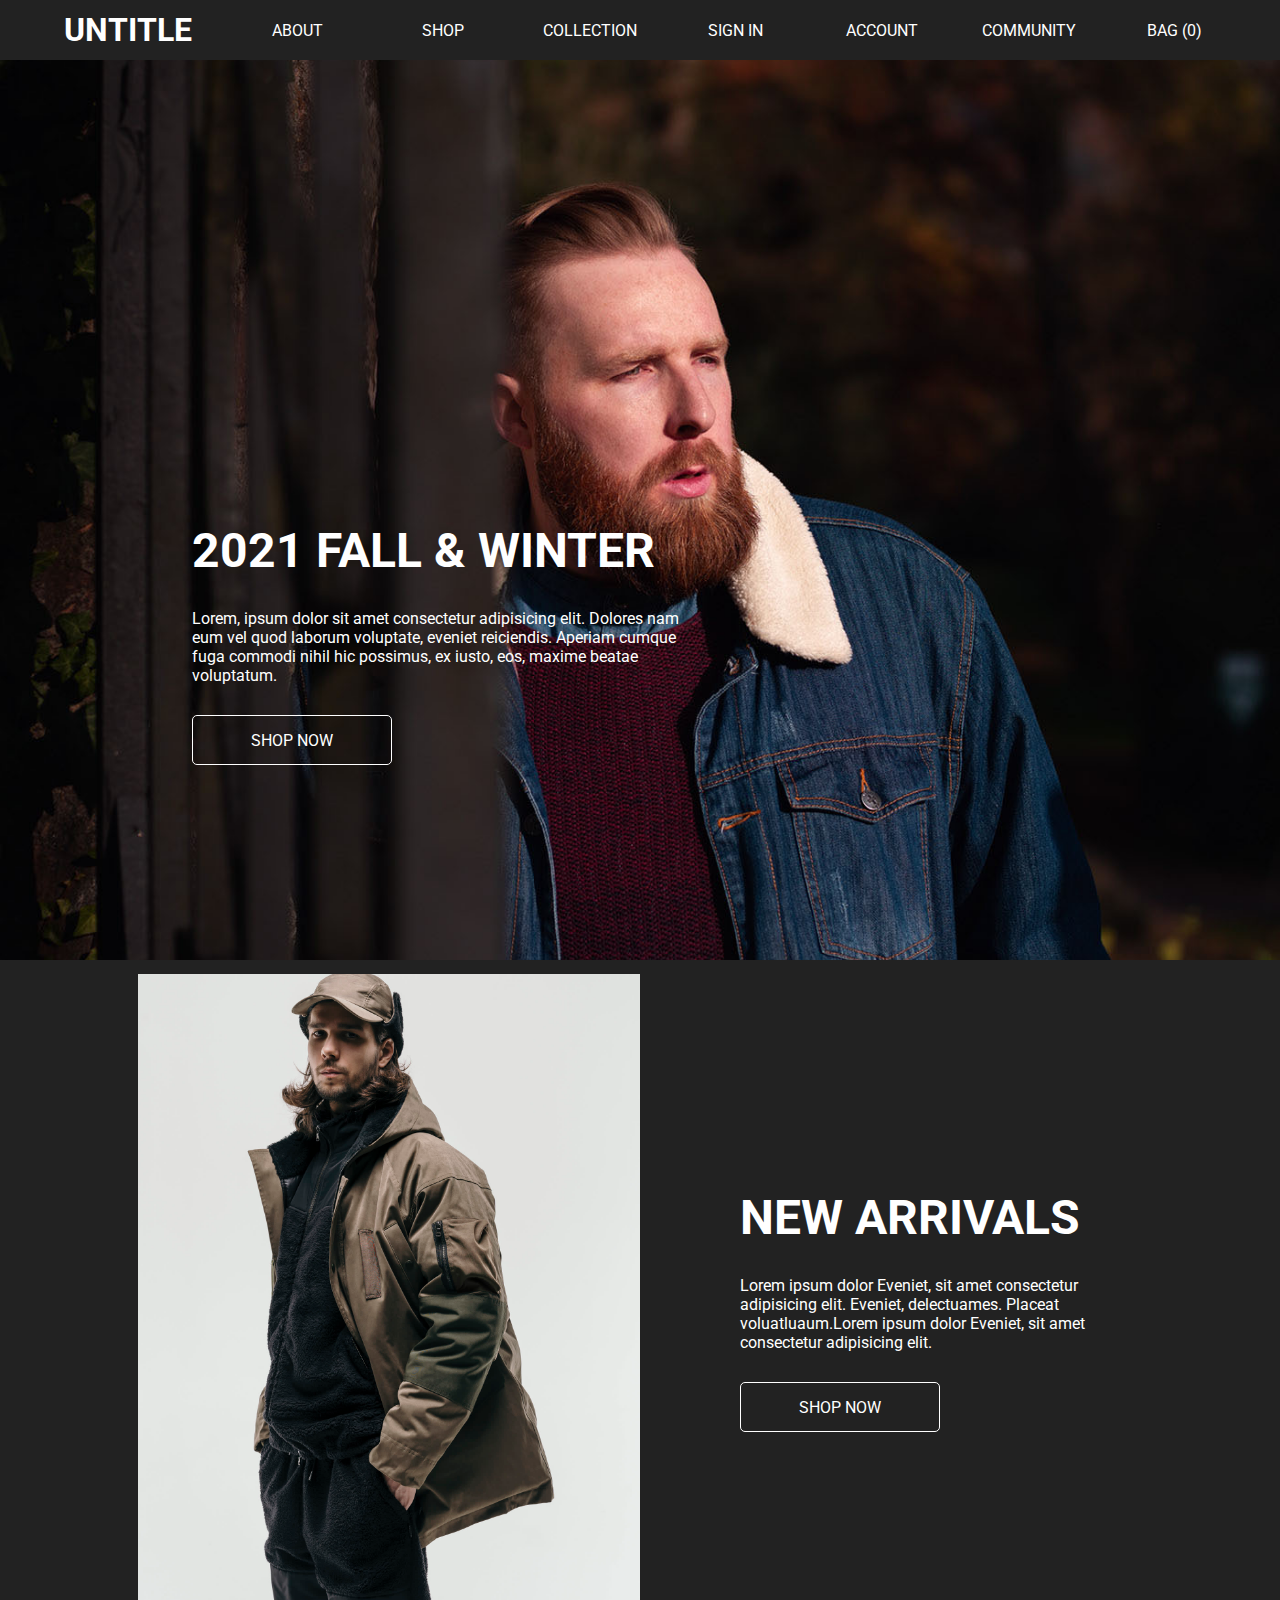
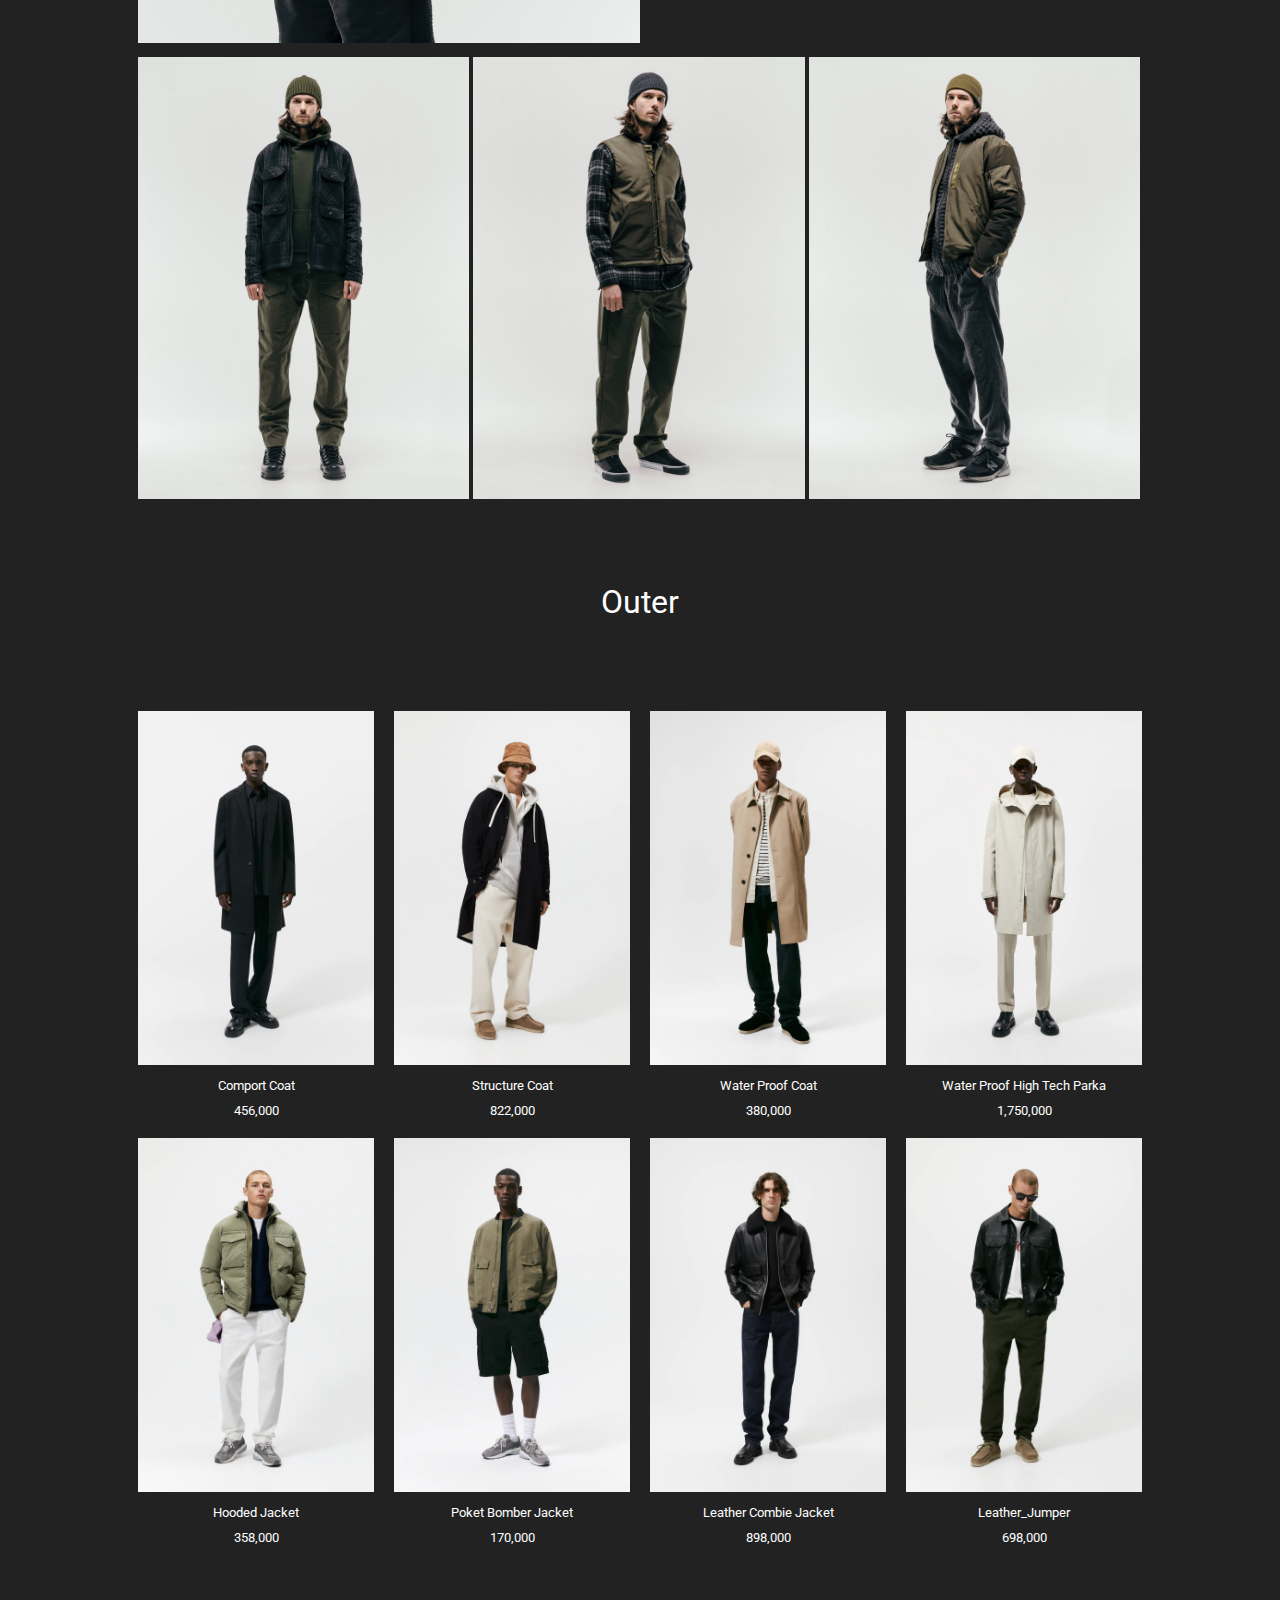
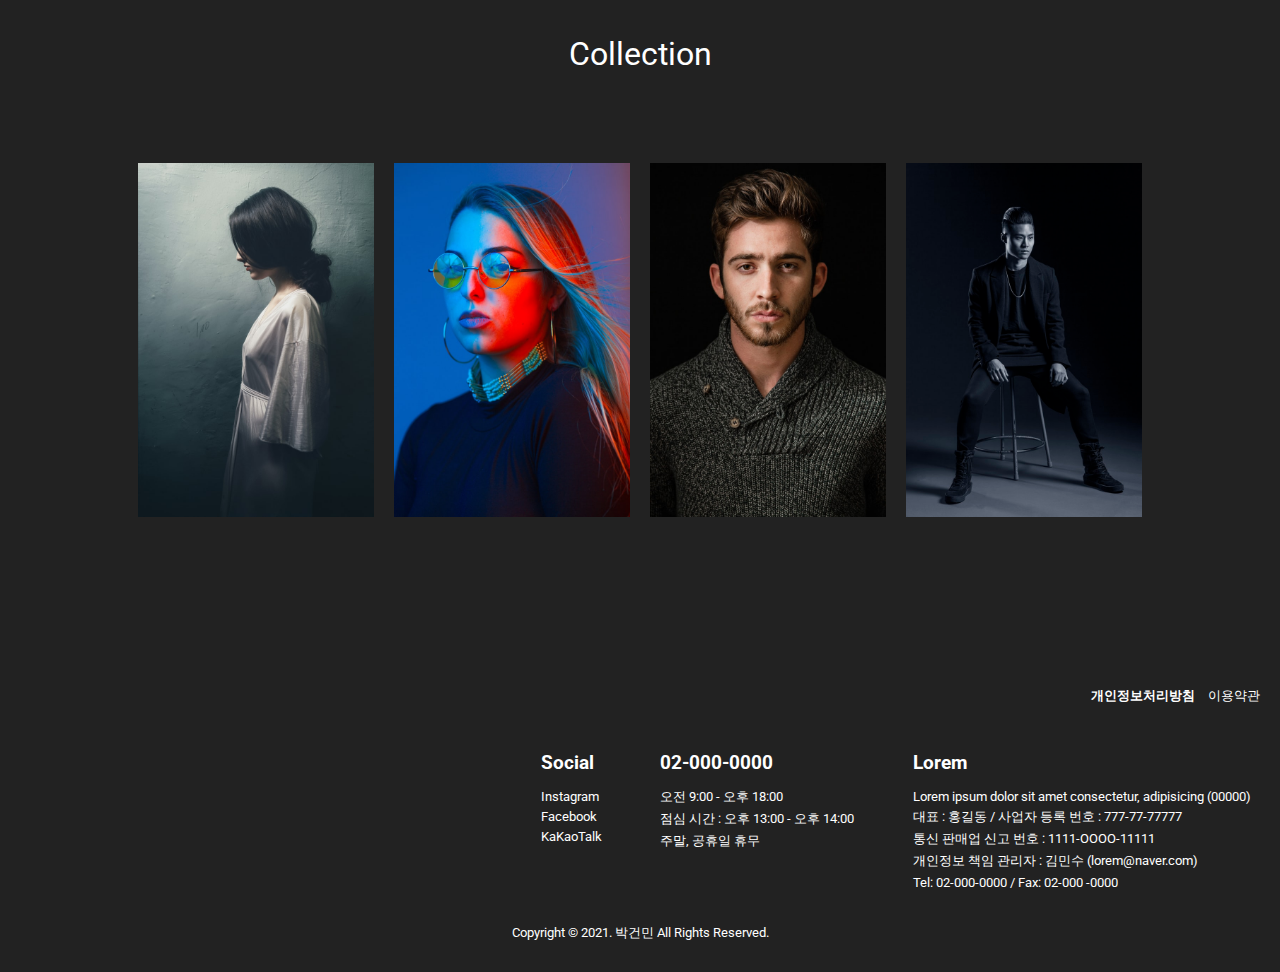
<file: index.html>
<!DOCTYPE html>
<html lang="ko">
    <head>
        <meta charset="UTF-8" />
        <meta http-equiv="X-UA-Compatible" content="IE=edge" />
        <meta name="viewport" content="width=device-width, initial-scale=1.0" />
        <title>Untitle</title>
        <link
            rel="stylesheet"
            href="https://cdnjs.cloudflare.com/ajax/libs/font-awesome/6.0.0-beta2/css/all.min.css"
            integrity="sha512-YWzhKL2whUzgiheMoBFwW8CKV4qpHQAEuvilg9FAn5VJUDwKZZxkJNuGM4XkWuk94WCrrwslk8yWNGmY1EduTA=="
            crossorigin="anonymous"
            referrerpolicy="no-referrer"
        />
        <link
            href="https://fonts.googleapis.com/css2?family=Roboto&display=swap"
            rel="stylesheet"
        />
        <link href="CSS/reset.css" type="text/css" rel="styelsheet" />
        <link href="CSS/mainheader.css" type="text/css" rel="stylesheet" />
        <link href="CSS/mainsection.css" type="text/css" rel="stylesheet" />
        <link href="CSS/mainfooter.css" type="text/css" rel="stylesheet" />
    </head>

    <body>
        <div id="wrapper">
            <header>
                <input type="checkbox" id="burgurmenu" />
                <label for="burgurmenu">
                    <div></div>
                    <div></div>
                    <div></div>
                </label>
                <nav>
                    <a href="./index.html" id="brand">UNTITLE</a>
                    <ul class="maingnb">
                        <li class="about drop">
                            <a href="#" class="target">ABOUT</a>
                            <ul class="down aboutdown">
                                <li><a href="#">BRAND</a></li>
                                <li><a href="#">STORE</a></li>
                            </ul>
                        </li>
                        <li class="shop drop">
                            <a href="HTML/outer/outerall.html">SHOP</a>
                            <ul class="down shopdown">
                                <li><a href="#">NEW&nbsp;ARRIVALS</a></li>
                                <li>
                                    <a href="HTML/outer/outerall.html">OUTER</a>
                                </li>
                                <li><a href="HTML/top/topall.html">TOP</a></li>
                                <li><a href="#">BOTTOM</a></li>
                                <li><a href="#">ACC</a></li>
                            </ul>
                        </li>
                        <li><a href="#">COLLECTION</a></li>
                        <li><a href="HTML/login.html">SIGN IN</a></li>
                        <li class="account drop">
                            <a href="#">ACCOUNT</a>
                            <ul class="down accountdown">
                                <li><a href="#">SIGN UP</a></li>
                                <li><a href="#">MY PAGE</a></li>
                            </ul>
                        </li>
                        <li class="com drop">
                            <a href="#" class="com">COMMUNITY</a>
                            <ul class="down comdown">
                                <li><a href="#">NOTICE</a></li>
                                <li><a href="#">Q&A</a></li>
                            </ul>
                        </li>
                        <li><a href="#">BAG (0)</a></li>
                    </ul>
                </nav>
                <a href="#banner"><i class="fas fa-angle-double-up topbtn"></i
                ></a>
            </header>

            <main>
                <section id="banner">
                    <article>
                        <img src="media/banner.PNG" alt="banner" />
                    </article>
                    <article class="bannertext">
                        <h1>2021 FALL &#38; WINTER</h1>
                        <p>
                            Lorem, ipsum dolor sit amet consectetur adipisicing
                            elit. Dolores nam eum vel quod laborum voluptate,
                            eveniet reiciendis. Aperiam cumque fuga commodi
                            nihil hic possimus, ex iusto, eos, maxime beatae
                            voluptatum.
                        </p>
                        <a href="HTML/outer/outerall.html">SHOP NOW</a>
                    </article>
                </section>
                <section id="newsection">
                    <!-- 2021 fw 섹션 -->
                    <article>
                        <div class="newmainimg">
                            <div>
                                <img src="media/2021fwimg1.png" />
                            </div>
                            <div class="newtext">
                                <h1>NEW ARRIVALS</h1>
                                <p>
                                    Lorem ipsum dolor Eveniet, sit amet
                                    consectetur adipisicing elit. Eveniet,
                                    delectuames. Placeat voluatluaum.Lorem ipsum
                                    dolor Eveniet, sit amet consectetur
                                    adipisicing elit.
                                </p>
                                <a href="#">SHOP NOW</a>
                            </div>
                        </div>
                    </article>
                    <article class="newsmallimg">
                        <img src="media/2021fwimg-1.png" alt="fwimg-1" />
                        <img src="media/2021fwimg-2.png" alt="fwimg-2" />
                        <img src="media/2021fwimg-3.png" alt="fwimg-3" />
                    </article>
                </section>
                <section id="outersection">
                    <!-- 신제품 섹션-->
                    <p>Outer</p>
                    <article class="outergrid"></article>
                </section>
                <section id="collection">
                    <!--collection 섹션-->
                    <p>Collection</p>
                    <article>
                        <img
                            src="media/collection3.png"
                            class="img3"
                            alt="collection3"
                        />
                        <img
                            src="media/collection6.png"
                            class="img6"
                            alt="collection6"
                        />
                        <img
                            src="media/collection7.png"
                            class="img7"
                            alt="collection7"
                        />
                        <img
                            src="media/collection8.png"
                            class="img8"
                            alt="collection8"
                        />
                    </article>
                </section>
            </main>
            <footer>
                <div class="personal">
                    <a href="#" style="font-weight: bolder">개인정보처리방침</a>
                    <a href="#">이용약관</a>
                </div>
                <br />
                <div class="secondfooter">
                    <div class="social">
                        <h2>Social</h2>
                        <br />
                        <a href="#">Instagram</a>
                        <a href="#">Facebook</a>
                        <a href="#">KaKaoTalk</a>
                    </div>
                    <div class="customer">
                        <h2>02-000-0000</h2>
                        <br />
                        <p>오전 9:00 - 오후 18:00</p>
                        <p>점심 시간 : 오후 13:00 - 오후 14:00</p>
                        <p>주말, 공휴일 휴무</p>
                    </div>
                    <div class="company">
                        <h2>Lorem</h2>
                        <br />
                        <p>
                            Lorem ipsum dolor sit amet consectetur, adipisicing
                            (00000)
                        </p>
                        <p>대표 : 홍길동 / 사업자 등록 번호 : 777-77-77777</p>
                        <p>통신 판매업 신고 번호 : 1111-OOOO-11111</p>
                        <p>개인정보 책임 관리자 : 김민수 (lorem@naver.com)</p>
                        <p>Tel: 02-000-0000 / Fax: 02-000 -0000</p>
                    </div>
                </div>
                <p class="copyright">
                    Copyright &copy; 2021. 박건민 All Rights Reserved.
                </p>
            </footer>
        </div>
        <script src="JS/mainheader.js"></script>
        <script type="module">
            import { OuterProduct } from "./product/product.js";
            function Section(Product) {
                for (let i = 0; i < 8; i++) {
                    const product = document.querySelector(".outergrid");
                    const productDiv = document.createElement("div");
                    const productLink = document.createElement("a");
                    const productImg = document.createElement("img");
                    const productName = document.createElement("p");
                    const productPrice = document.createElement("p");

                    productLink.appendChild(productImg);
                    productDiv.appendChild(productLink);
                    productDiv.appendChild(productName);
                    productDiv.appendChild(productPrice);
                    product.appendChild(productDiv);

                    productLink.href = "./HTML/productdetail.html";
                    productImg.src = Product[i].src;
                    productName.innerText = Product[i].name;
                    productPrice.innerText = Product[i].price;

                    productLink.addEventListener("click", function () {
                        localStorage.setItem(
                            "product",
                            JSON.stringify(Product[i])
                        );
                    });
                }
            }
            Section(OuterProduct);
        </script>
    </body>
</html>
</file>
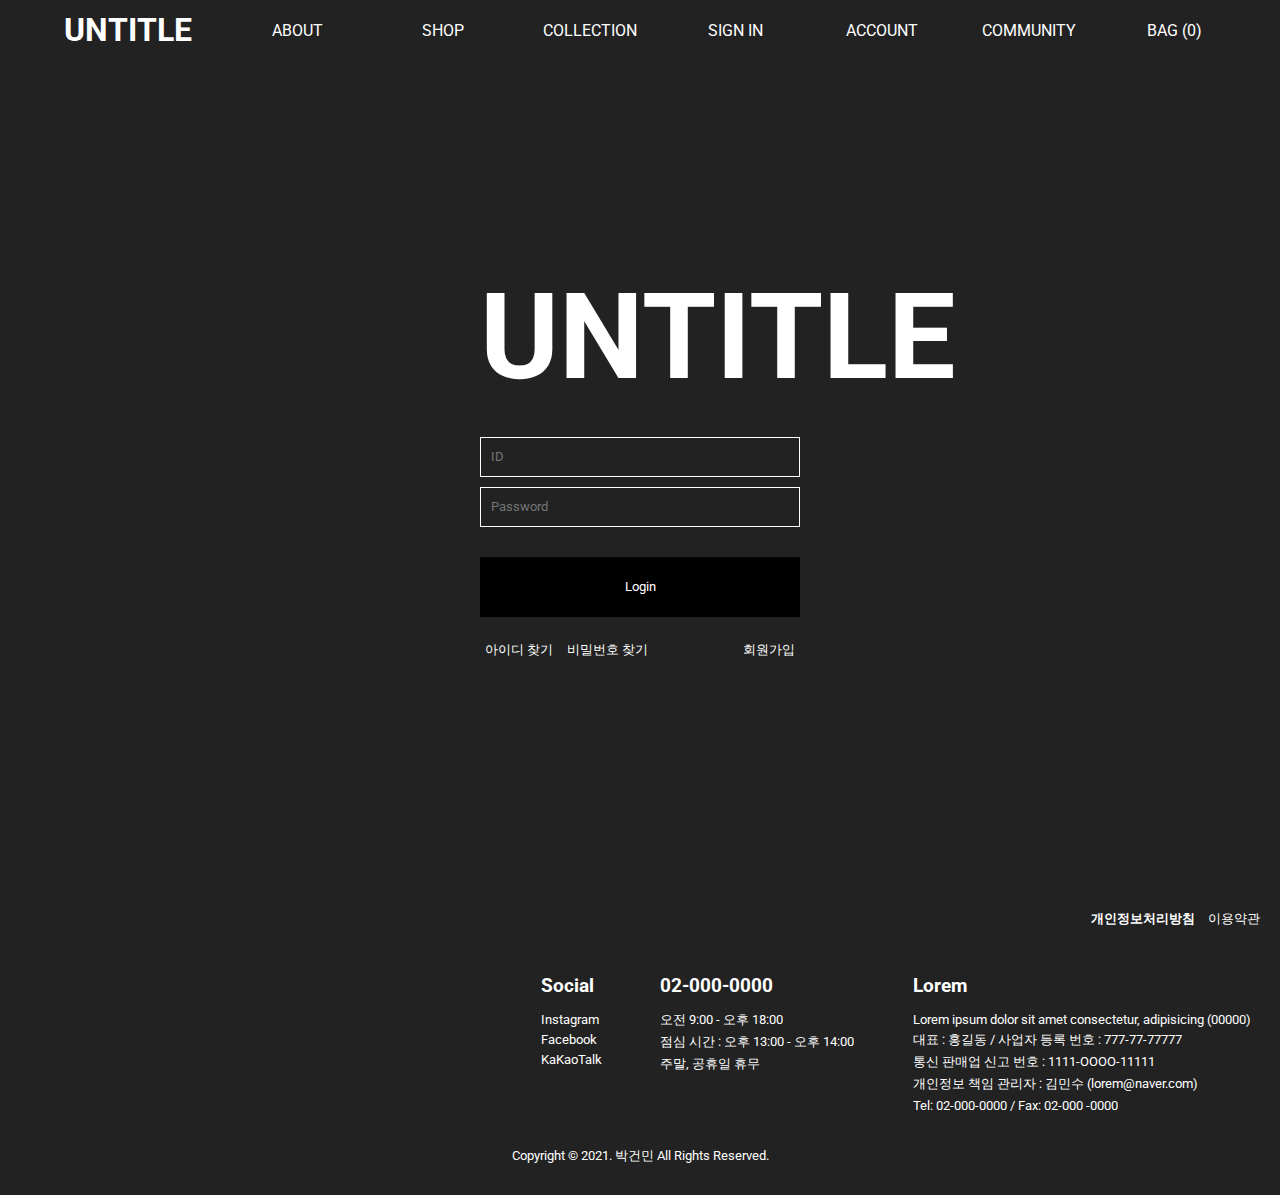
<file: HTML/login.html>
<!DOCTYPE html>
<html lang="ko">
    <head>
        <meta charset="UTF-8" />
        <meta http-equiv="X-UA-Compatible" content="IE=edge" />
        <meta name="viewport" content="width=device-width, initial-scale=1.0" />
        <title>Untitle</title>
        <link
            rel="stylesheet"
            href="https://cdnjs.cloudflare.com/ajax/libs/font-awesome/6.0.0-beta2/css/all.min.css"
            integrity="sha512-YWzhKL2whUzgiheMoBFwW8CKV4qpHQAEuvilg9FAn5VJUDwKZZxkJNuGM4XkWuk94WCrrwslk8yWNGmY1EduTA=="
            crossorigin="anonymous"
            referrerpolicy="no-referrer"
        />
        <link
            href="https://fonts.googleapis.com/css2?family=Roboto&display=swap"
            rel="stylesheet"
        />
        <link
            href="https://fonts.googleapis.com/css2?family=Roboto&display=swap"
            rel="stylesheet"
        />
        <link href="../CSS/login.css" type="text/css" rel="stylesheet" />
        <link href="../CSS/mainfooter.css" type="text/css" rel="stylesheet" />
        <link href="../CSS/mainheader.css" type="text/css" rel="stylesheet" />
    </head>

    <body>
        <div id="wrapper">
            <header>
                <a href="#wrapper"
                    ><i class="fas fa-angle-double-up topbtn"></i
                ></a>
                <input type="checkbox" id="burgurmenu" />
                <label for="burgurmenu">
                    <div></div>
                    <div></div>
                    <div></div>
                </label>
                <nav>
                    <a href="../index.html" id="brand">UNTITLE</a>
                    <ul class="maingnb">
                        <li class="about drop">
                            <a href="#" class="target">ABOUT</a>
                            <ul class="down aboutdown">
                                <li><a href="#">BRAND</a></li>
                                <li><a href="#">STORE</a></li>
                            </ul>
                        </li>
                        <li class="shop drop">
                            <a href="outer/outerall.html">SHOP</a>
                            <ul class="down shopdown">
                                <li><a href="#">NEW&nbsp;ARRIVALS</a></li>
                                <li>
                                    <a href="outer/outerall.html">OUTER</a>
                                </li>
                                <li><a href="top/topall.html">TOP</a></li>
                                <li><a href="#">BOTTOM</a></li>
                                <li><a href="#">ACC</a></li>
                            </ul>
                        </li>
                        <li><a href="#">COLLECTION</a></li>
                        <li><a href="login.html">SIGN IN</a></li>
                        <li class="account drop">
                            <a href="#">ACCOUNT</a>
                            <ul class="down accountdown">
                                <li><a href="#">SIGN UP</a></li>
                                <li><a href="#">MY PAGE</a></li>
                            </ul>
                        </li>
                        <li class="com drop">
                            <a href="#" class="com">COMMUNITY</a>
                            <ul class="down comdown">
                                <li><a href="#">NOTICE</a></li>
                                <li><a href="#">Q&A</a></li>
                            </ul>
                        </li>
                        <li><a href="#">BAG (0)</a></li>
                    </ul>
                </nav>
            </header>
            <main>
                <section>
                    <a href="../index.html">UNTITLE</a>
                    <form>
                        <div class="signin">
                            <input
                                type="text"
                                placeholder="ID"
                                name="account"
                            />
                            <input
                                type="password"
                                placeholder="Password"
                                name="account"
                            />
                        </div>
                        <div class="loginbutton">
                            <button>Login</button>
                        </div>
                        <div class="accountforget">
                            <a href="#">아이디 찾기</a>
                            <a href="#">비밀번호 찾기</a>
                            <a href="#">회원가입</a>
                        </div>
                    </form>
                </section>
            </main>
            <footer>
                <div class="personal">
                    <a href="#" style="font-weight: bolder">개인정보처리방침</a>
                    <a href="#">이용약관</a>
                </div>
                <br />
                <div class="secondfooter">
                    <div class="social">
                        <h2>Social</h2>
                        <br />
                        <a href="#">Instagram</a>
                        <a href="#">Facebook</a>
                        <a href="#">KaKaoTalk</a>
                    </div>
                    <div class="customer">
                        <h2>02-000-0000</h2>
                        <br />
                        <p>오전 9:00 - 오후 18:00</p>
                        <p>점심 시간 : 오후 13:00 - 오후 14:00</p>
                        <p>주말, 공휴일 휴무</p>
                    </div>
                    <div class="company">
                        <h2>Lorem</h2>
                        <br />
                        <p>
                            Lorem ipsum dolor sit amet consectetur, adipisicing
                            (00000)
                        </p>
                        <p>대표 : 홍길동 / 사업자 등록 번호 : 777-77-77777</p>
                        <p>통신 판매업 신고 번호 : 1111-OOOO-11111</p>
                        <p>개인정보 책임 관리자 : 김민수 (lorem@naver.com)</p>
                        <p>Tel: 02-000-0000 / Fax: 02-000 -0000</p>
                    </div>
                </div>
                <p class="copyright">
                    Copyright &copy; 2021. 박건민 All Rights Reserved.
                </p>
            </footer>
        </div>
        <script src="../JS/mainheader.js"></script>
    </body>
</html>
</file>
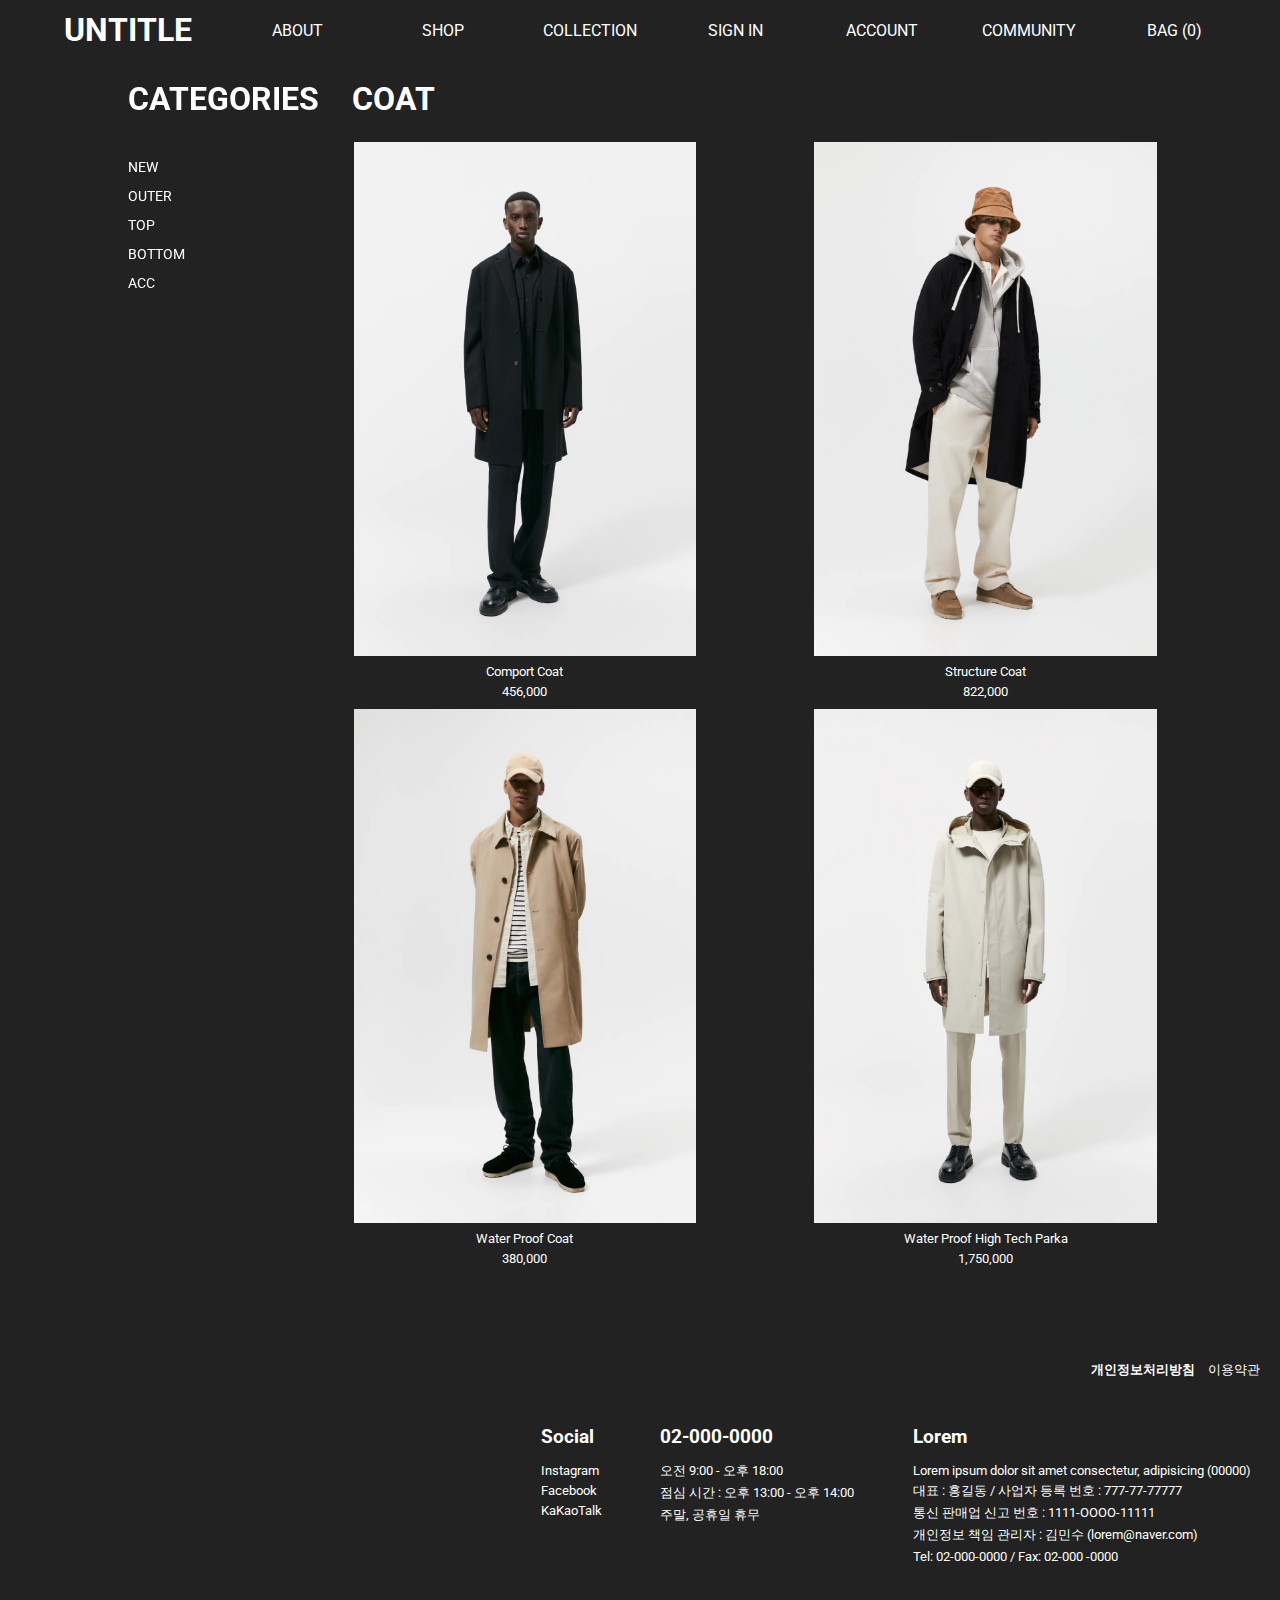
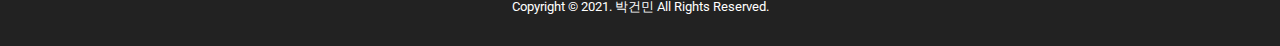
<file: HTML/outer/coat.html>
<!DOCTYPE html>
<html lang="ko">
    <head>
        <meta charset="UTF-8" />
        <meta http-equiv="X-UA-Compatible" content="IE=edge" />
        <meta name="viewport" content="width=device-width, initial-scale=1.0" />
        <title>Untitle</title>
        <link rel="stylesheet" href="https://cdnjs.cloudflare.com/ajax/libs/font-awesome/6.0.0-beta2/css/all.min.css" integrity="sha512-YWzhKL2whUzgiheMoBFwW8CKV4qpHQAEuvilg9FAn5VJUDwKZZxkJNuGM4XkWuk94WCrrwslk8yWNGmY1EduTA==" crossorigin="anonymous" referrerpolicy="no-referrer" />        <link
        href="https://fonts.googleapis.com/css2?family=Roboto&display=swap"
        rel="stylesheet"
        />
            <link
            href="https://fonts.googleapis.com/css2?family=Roboto&display=swap"
            rel="stylesheet"
        />
        <link
            href="../../CSS/mainheader.css"
            type="text/css"
            rel="stylesheet"
        />
        <link
            href="../../CSS/shopsection.css"
            type="text/css"
            rel="stylesheet"
        />
        <link
            href="../../CSS/mainfooter.css"
            type="text/css"
            rel="stylesheet"
        />
    </head>
    <body>
        <div id="wrapper">
            <header>
                <a href="#wrapper"><i class="fas fa-angle-double-up topbtn"></i></a>
                <input type="checkbox" id="burgurmenu" />
                <label for="burgurmenu">
                    <div></div>
                    <div></div>
                    <div></div>
                </label>
                <nav>
                    <a href="../../index.html" id="brand">UNTITLE</a>
                    <ul class="maingnb">
                        <li class="about drop">
                            <a href="#" class="target">ABOUT</a>
                            <ul class="down aboutdown">
                                <li><a href="#">BRAND</a></li>
                                <li><a href="#">STORE</a></li>
                            </ul>
                        </li>
                        <li class="shop drop">
                            <a href="./outerall.html">SHOP</a>
                            <ul class="down shopdown">
                                <li><a href="#">NEW&nbsp;ARRIVALS</a></li>
                                <li>
                                    <a href="./outerall.html">OUTER</a>
                                </li>
                                <li><a href="../top/topall.html">TOP</a></li>
                                <li><a href="#">BOTTOM</a></li>
                                <li><a href="#">ACC</a></li>
                            </ul>
                        </li>
                        <li><a href="#">COLLECTION</a></li>
                        <li><a href="../login.html">SIGN IN</a></li>
                        <li class="account drop">
                            <a href="#">ACCOUNT</a>
                            <ul class="down accountdown">
                                <li><a href="#">SIGN UP</a></li>
                                <li><a href="#">MY PAGE</a></li>
                            </ul>
                        </li>
                        <li class="com drop">
                            <a href="#" class="com">COMMUNITY</a>
                            <ul class="down comdown">
                                <li><a href="#">NOTICE</a></li>
                                <li><a href="#">Q&A</a></li>
                            </ul>
                        </li>
                        <li><a href="#">BAG (0)</a></li>
                    </ul>
                </nav>
            </header>
            <main>
                <section>
                    <article class="categories">
                        <!-- 카테고리  -->
                        <h1>CATEGORIES</h1>
                        <br />
                        <ul>
                            <li><a href="#">NEW</a></li>
                            <li class="clickouter">
                                <a href="#">OUTER</a>
                                <ul class="downouter clickdown">
                                    <li><a href="./outerall.html">ALL</a></li>
                                    <li><a href="./coat.html">COAT</a></li>
                                    <li><a href="#">PARKA</a></li>
                                    <li>
                                        <a href="./leather.html">LEATHER</a>
                                    </li>
                                    <li><a href="./jacket.html">JACKET</a></li>
                                    <li><a href="#">VEST</a></li>
                                </ul>
                            </li>
                            <li class="clicktop">
                                <a href="#">TOP</a>
                                <ul class="downtop clickdown">
                                    <li>
                                        <a href="../top/topall.html">ALL</a>
                                    </li>
                                    <li>
                                        <a href="../top/shirt.html">SHIRTS</a>
                                    </li>
                                    <li><a href="#">KNIT</a></li>
                                    <li>
                                        <a href="../top/tshirt.html">T-SHIRT</a>
                                    </li>
                                    <li>
                                        <a href="../top/sweatshirt.html"
                                            >SWEAT SHIRTS</a
                                        >
                                    </li>
                                </ul>
                            </li>
                            <li class="clickbottom">
                                <a href="#">BOTTOM</a>
                                <ul class="downbottom clickdown">
                                    <li><a href="#">ALL</a></li>
                                    <li><a href="#">DENIM</a></li>
                                    <li><a href="#">PANTS</a></li>
                                    <li><a href="#">SHORTS</a></li>
                                </ul>
                            </li>
                            <li><a href="#">ACC</a></li>
                        </ul>
                    </article>
                    <article class="product">
                        <!-- 상품 -->
                        <h1>NEW</h1>
                        <br />
                        <div class="productimg"></div>
                    </article>
                </section>
            </main>
            <footer>
                <div class="personal">
                    <a href="#" style="font-weight: bolder">개인정보처리방침</a>
                    <a href="#">이용약관</a>
                </div>
                <br />
                <div class="secondfooter">
                    <div class="social">
                        <h2>Social</h2>
                        <br />
                        <a href="#">Instagram</a>
                        <a href="#">Facebook</a>
                        <a href="#">KaKaoTalk</a>
                    </div>
                    <div class="customer">
                        <h2>02-000-0000</h2>
                        <br />
                        <p>오전 9:00 - 오후 18:00</p>
                        <p>점심 시간 : 오후 13:00 - 오후 14:00</p>
                        <p>주말, 공휴일 휴무</p>
                    </div>
                    <div class="company">
                        <h2>Lorem</h2>
                        <br />
                        <p>
                            Lorem ipsum dolor sit amet consectetur, adipisicing
                            (00000)
                        </p>
                        <p>대표 : 홍길동 / 사업자 등록 번호 : 777-77-77777</p>
                        <p>통신 판매업 신고 번호 : 1111-OOOO-11111</p>
                        <p>개인정보 책임 관리자 : 김민수 (lorem@naver.com)</p>
                        <p>Tel: 02-000-0000 / Fax: 02-000 -0000</p>
                    </div>
                </div>
                <p class="copyright">
                    Copyright &copy; 2021. 박건민 All Rights Reserved.
                </p>
            </footer>
        </div>
        <script src="../../JS/mainheader.js"></script>
        <!-- <script type="module" src="../../JS/shopsections.js"></script> -->
        <script src="../../JS/shopMenu.js"></script>
        <script type="module">
            import {
                Section,
                coatcategory,
                categorySubNameEvent,
            } from "../../product/product.js";
            Section(coatcategory);
            categorySubNameEvent(coatcategory);
        </script>
    </body>
</html>
</file>
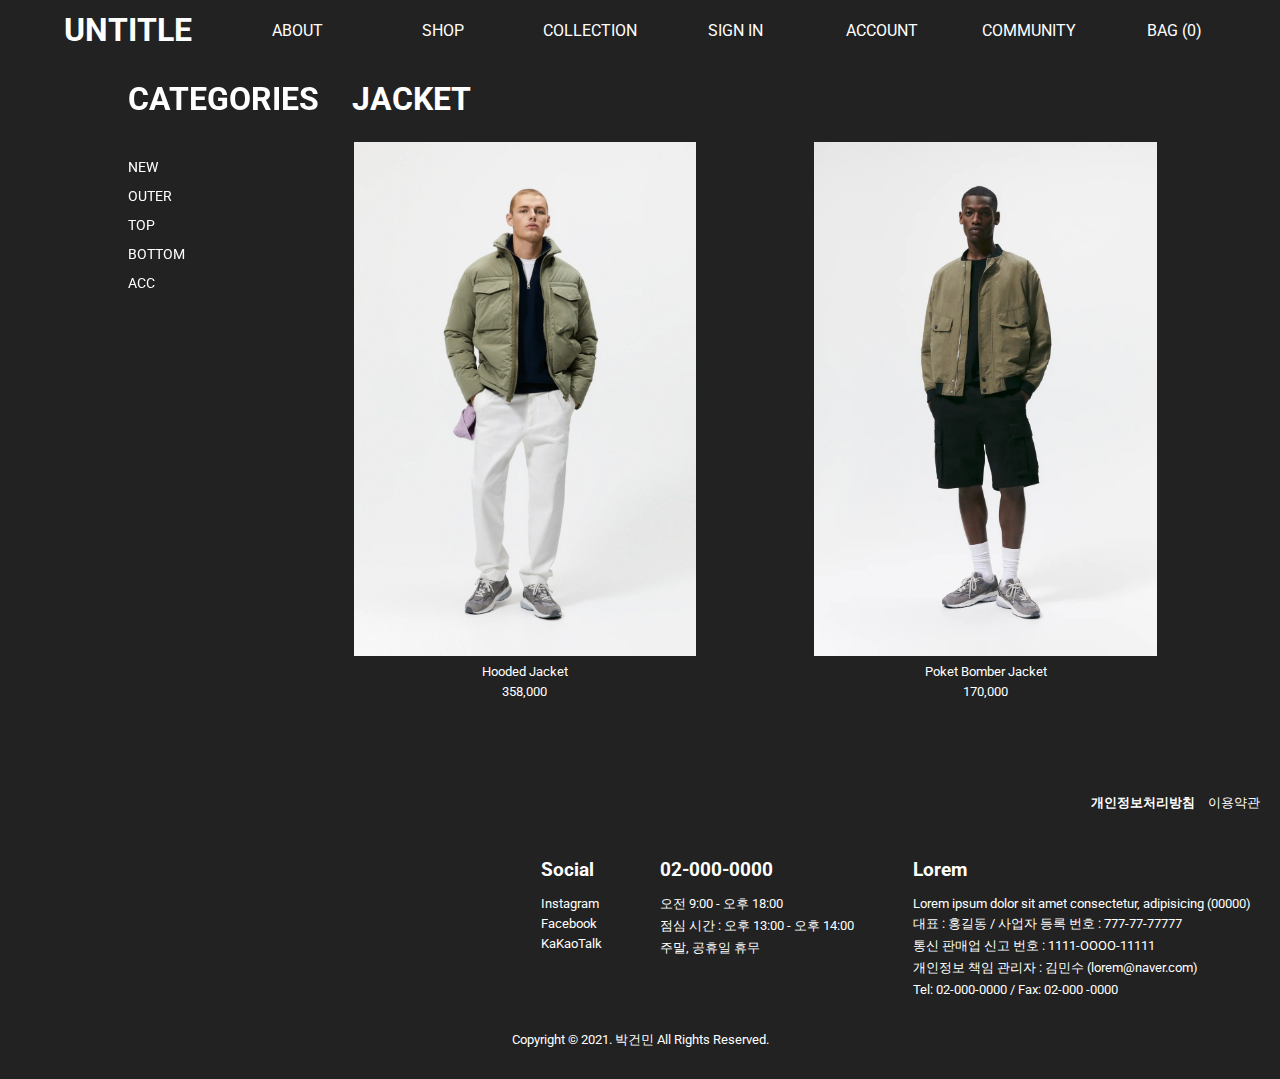
<file: HTML/outer/jacket.html>
<!DOCTYPE html>
<html lang="ko">
    <head>
        <meta charset="UTF-8" />
        <meta http-equiv="X-UA-Compatible" content="IE=edge" />
        <meta name="viewport" content="width=device-width, initial-scale=1.0" />
        <title>Untitle</title>
        <link rel="stylesheet" href="https://cdnjs.cloudflare.com/ajax/libs/font-awesome/6.0.0-beta2/css/all.min.css" integrity="sha512-YWzhKL2whUzgiheMoBFwW8CKV4qpHQAEuvilg9FAn5VJUDwKZZxkJNuGM4XkWuk94WCrrwslk8yWNGmY1EduTA==" crossorigin="anonymous" referrerpolicy="no-referrer" />        <link
        href="https://fonts.googleapis.com/css2?family=Roboto&display=swap"
        rel="stylesheet"
        />
            <link
            href="https://fonts.googleapis.com/css2?family=Roboto&display=swap"
            rel="stylesheet"
        />
        <link
            href="../../CSS/mainheader.css"
            type="text/css"
            rel="stylesheet"
        />
        <link
            href="../../CSS/shopsection.css"
            type="text/css"
            rel="stylesheet"
        />
        <link
            href="../../CSS/mainfooter.css"
            type="text/css"
            rel="stylesheet"
        />
    </head>

    <body>
        <div id="wrapper">
            <header>
                <a href="#wrapper"><i class="fas fa-angle-double-up topbtn"></i></a>
                <input type="checkbox" id="burgurmenu" />
                <label for="burgurmenu">
                    <div></div>
                    <div></div>
                    <div></div>
                </label>
                <nav>
                    <a href="../../index.html" id="brand">UNTITLE</a>
                    <ul class="maingnb">
                        <li class="about drop">
                            <a href="#" class="target">ABOUT</a>
                            <ul class="down aboutdown">
                                <li><a href="#">BRAND</a></li>
                                <li><a href="#">STORE</a></li>
                            </ul>
                        </li>
                        <li class="shop drop">
                            <a href="./outerall.html">SHOP</a>
                            <ul class="down shopdown">
                                <li><a href="#">NEW&nbsp;ARRIVALS</a></li>
                                <li>
                                    <a href="./outerall.html">OUTER</a>
                                </li>
                                <li><a href="../top/topall.html">TOP</a></li>
                                <li><a href="#">BOTTOM</a></li>
                                <li><a href="#">ACC</a></li>
                            </ul>
                        </li>
                        <li><a href="#">COLLECTION</a></li>
                        <li><a href="../login.html">SIGN IN</a></li>
                        <li class="account drop">
                            <a href="#">ACCOUNT</a>
                            <ul class="down accountdown">
                                <li><a href="#">SIGN UP</a></li>
                                <li><a href="#">MY PAGE</a></li>
                            </ul>
                        </li>
                        <li class="com drop">
                            <a href="#" class="com">COMMUNITY</a>
                            <ul class="down comdown">
                                <li><a href="#">NOTICE</a></li>
                                <li><a href="#">Q&A</a></li>
                            </ul>
                        </li>
                        <li><a href="#">BAG (0)</a></li>
                    </ul>
                </nav>
            </header>
            <main>
                <section>
                    <article class="categories">
                        <!-- 카테고리  -->
                        <h1>CATEGORIES</h1>
                        <br />
                        <ul>
                            <li><a href="#">NEW</a></li>
                            <li class="clickouter">
                                <a href="#">OUTER</a>
                                <ul class="downouter clickdown">
                                    <li><a href="./outerall.html">ALL</a></li>
                                    <li><a href="./coat.html">COAT</a></li>
                                    <li><a href="#">PARKA</a></li>
                                    <li>
                                        <a href="./leather.html">LEATHER</a>
                                    </li>
                                    <li><a href="#">JACKET</a></li>
                                    <li><a href="#">VEST</a></li>
                                </ul>
                            </li>
                            <li class="clicktop">
                                <a href="#">TOP</a>
                                <ul class="downtop clickdown">
                                    <li>
                                        <a href="../top/topall.html">ALL</a>
                                    </li>
                                    <li>
                                        <a href="../top/shirt.html">SHIRTS</a>
                                    </li>
                                    <li><a href="#">KNIT</a></li>
                                    <li>
                                        <a href="../top/tshirt.html">T-SHIRT</a>
                                    </li>
                                    <li>
                                        <a href="../top/sweatshirt.html"
                                            >SWEAT SHIRTS</a
                                        >
                                    </li>
                                </ul>
                            </li>
                            <li class="clickbottom">
                                <a href="#">BOTTOM</a>
                                <ul class="downbottom clickdown">
                                    <li><a href="#">ALL</a></li>
                                    <li><a href="#">DENIM</a></li>
                                    <li><a href="#">PANTS</a></li>
                                    <li><a href="#">SHORTS</a></li>
                                </ul>
                            </li>
                            <li><a href="#">ACC</a></li>
                        </ul>
                    </article>
                    <article class="product">
                        <!-- 상품 -->
                        <h1>NEW</h1>
                        <br />
                        <div class="productimg"></div>
                    </article>
                </section>
            </main>
            <footer>
                <div class="personal">
                    <a href="#" style="font-weight: bolder">개인정보처리방침</a>
                    <a href="#">이용약관</a>
                </div>
                <br />
                <div class="secondfooter">
                    <div class="social">
                        <h2>Social</h2>
                        <br />
                        <a href="#">Instagram</a>
                        <a href="#">Facebook</a>
                        <a href="#">KaKaoTalk</a>
                    </div>
                    <div class="customer">
                        <h2>02-000-0000</h2>
                        <br />
                        <p>오전 9:00 - 오후 18:00</p>
                        <p>점심 시간 : 오후 13:00 - 오후 14:00</p>
                        <p>주말, 공휴일 휴무</p>
                    </div>
                    <div class="company">
                        <h2>Lorem</h2>
                        <br />
                        <p>
                            Lorem ipsum dolor sit amet consectetur, adipisicing
                            (00000)
                        </p>
                        <p>대표 : 홍길동 / 사업자 등록 번호 : 777-77-77777</p>
                        <p>통신 판매업 신고 번호 : 1111-OOOO-11111</p>
                        <p>개인정보 책임 관리자 : 김민수 (lorem@naver.com)</p>
                        <p>Tel: 02-000-0000 / Fax: 02-000 -0000</p>
                    </div>
                </div>
                <p class="copyright">
                    Copyright &copy; 2021. 박건민 All Rights Reserved.
                </p>
            </footer>
        </div>
        <script src="../../JS/mainheader.js"></script>
        <!-- <script type="module" src="../../JS/shopsections.js"></script> -->
        <script src="../../JS/shopMenu.js"></script>
        <script type="module">
            import {
                Section,
                jacketcategory,
                categorySubNameEvent,
            } from "../../product/product.js";
            Section(jacketcategory);
            categorySubNameEvent(jacketcategory);
        </script>
    </body>
</html>
</file>
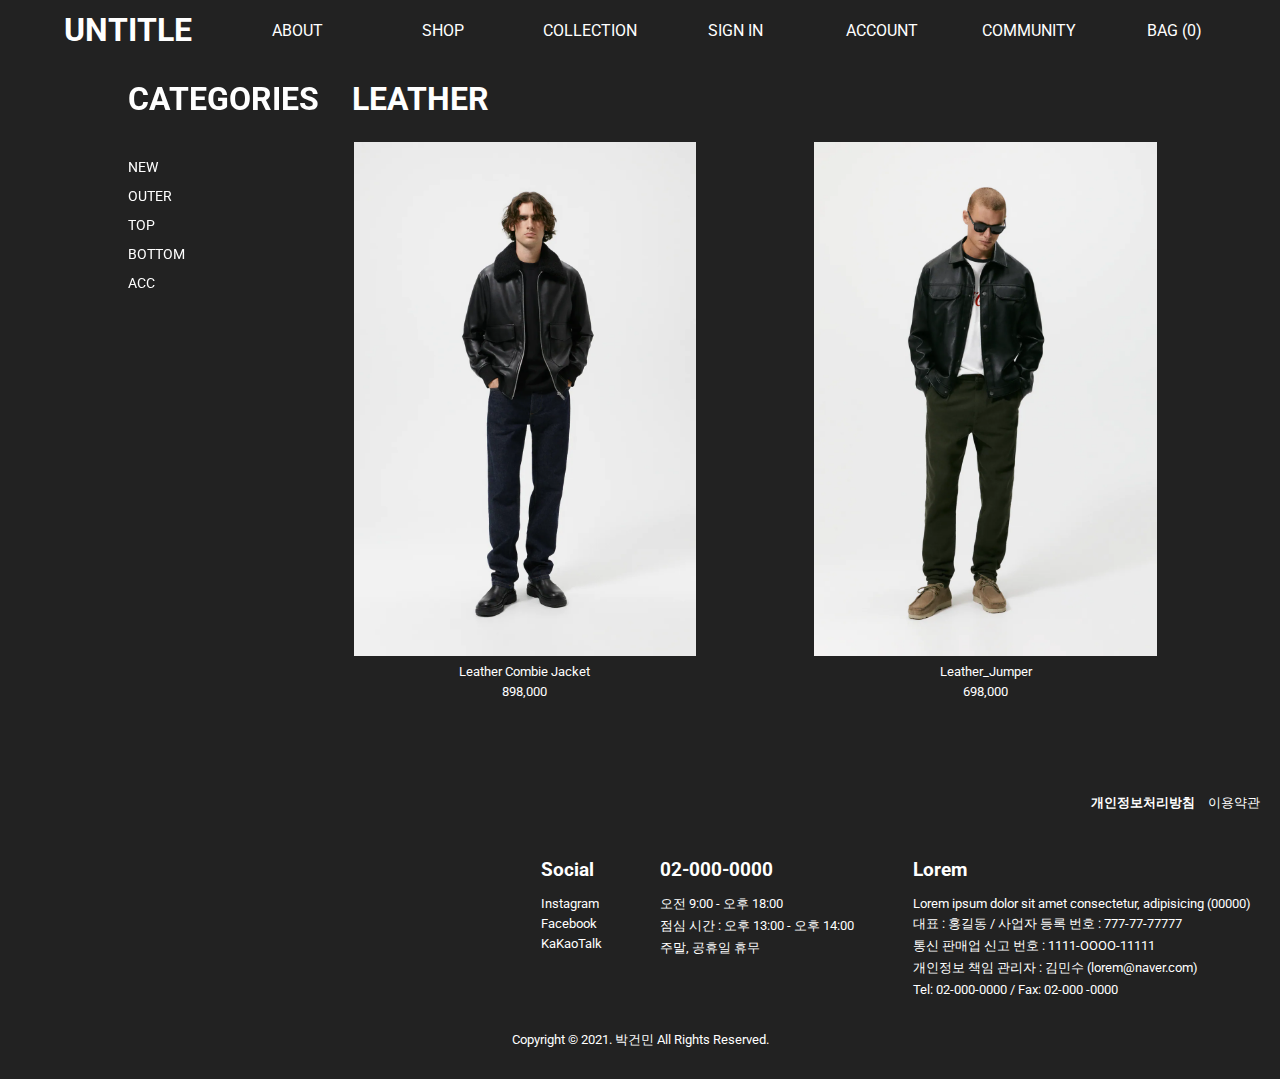
<file: HTML/outer/leather.html>
<!DOCTYPE html>
<html lang="ko">
    <head>
        <meta charset="UTF-8" />
        <meta http-equiv="X-UA-Compatible" content="IE=edge" />
        <meta name="viewport" content="width=device-width, initial-scale=1.0" />
        <title>Untitle</title>
        <link rel="stylesheet" href="https://cdnjs.cloudflare.com/ajax/libs/font-awesome/6.0.0-beta2/css/all.min.css" integrity="sha512-YWzhKL2whUzgiheMoBFwW8CKV4qpHQAEuvilg9FAn5VJUDwKZZxkJNuGM4XkWuk94WCrrwslk8yWNGmY1EduTA==" crossorigin="anonymous" referrerpolicy="no-referrer" />        <link
        href="https://fonts.googleapis.com/css2?family=Roboto&display=swap"
        rel="stylesheet"
        />
            <link
            href="https://fonts.googleapis.com/css2?family=Roboto&display=swap"
            rel="stylesheet"
        />
        <link href="../../CSS/mainheader.css" type="text/css" rel="stylesheet" />
        <link href="../../CSS/shopsection.css" type="text/css" rel="stylesheet" />
        <link href="../../CSS/mainfooter.css" type="text/css" rel="stylesheet" />
    </head>

    <body>
        <div id="wrapper">
            <header>
                <a href="#wrapper"><i class="fas fa-angle-double-up topbtn"></i></a>
                <input type="checkbox" id="burgurmenu" />
                <label for="burgurmenu">
                    <div></div>
                    <div></div>
                    <div></div>
                </label>
                <nav>
                    <a href="../../index.html" id="brand">UNTITLE</a>
                    <ul class="maingnb">
                        <li class="about drop">
                            <a href="#" class="target">ABOUT</a>
                            <ul class="down aboutdown">
                                <li><a href="#">BRAND</a></li>
                                <li><a href="#">STORE</a></li>
                            </ul>
                        </li>
                        <li class="shop drop">
                            <a href="./outerall.html">SHOP</a>
                            <ul class="down shopdown">
                                <li><a href="#">NEW&nbsp;ARRIVALS</a></li>
                                <li>
                                    <a href="./outerall.html">OUTER</a>
                                </li>
                                <li><a href="../top/topall.html">TOP</a></li>
                                <li><a href="#">BOTTOM</a></li>
                                <li><a href="#">ACC</a></li>
                            </ul>
                        </li>
                        <li><a href="#">COLLECTION</a></li>
                        <li><a href="../login.html">SIGN IN</a></li>
                        <li class="account drop">
                            <a href="#">ACCOUNT</a>
                            <ul class="down accountdown">
                                <li><a href="#">SIGN UP</a></li>
                                <li><a href="#">MY PAGE</a></li>
                            </ul>
                        </li>
                        <li class="com drop">
                            <a href="#" class="com">COMMUNITY</a>
                            <ul class="down comdown">
                                <li><a href="#">NOTICE</a></li>
                                <li><a href="#">Q&A</a></li>
                            </ul>
                        </li>
                        <li><a href="#">BAG (0)</a></li>
                    </ul>
                </nav>
            </header>
            <main>
                <section>
                    <article class="categories">
                        <!-- 카테고리  -->
                        <h1>CATEGORIES</h1>
                        <br />
                        <ul>
                            <li><a href="#">NEW</a></li>
                            <li class="clickouter">
                                <a href="#">OUTER</a>
                                <ul class="downouter clickdown">
                                    <li><a href="./outerall.html">ALL</a></li>
                                    <li><a href="./coat.html">COAT</a></li>
                                    <li><a href="#">PARKA</a></li>
                                    <li><a href="./leather.html">LEATHER</a></li>
                                    <li><a href="./jacket.html">JACKET</a></li>
                                    <li><a href="#">VEST</a></li>
                                </ul>
                            </li>
                            <li class="clicktop">
                                <a href="#">TOP</a>
                                <ul class="downtop clickdown">
                                    <li><a href="../top/topall.html">ALL</a></li>
                                    <li><a href="../top/shirt.html">SHIRTS</a></li>
                                    <li><a href="#">KNIT</a></li>
                                    <li><a href="../top/tshirt.html">T-SHIRT</a></li>
                                    <li><a href="../top/sweatshirt.html">SWEAT SHIRTS</a></li>
                                </ul>
                            </li>
                            <li class="clickbottom">
                                <a href="#">BOTTOM</a>
                                <ul class="downbottom clickdown">
                                    <li><a href="#">ALL</a></li>
                                    <li><a href="#">DENIM</a></li>
                                    <li><a href="#">PANTS</a></li>
                                    <li><a href="#">SHORTS</a></li>
                                </ul>
                            </li>
                            <li><a href="#">ACC</a></li>
                        </ul>
                    </article>
                    <article class="product">
                        <!-- 상품 -->
                        <h1>NEW</h1>
                        <br />
                        <div class="productimg">

                        </div>
                    </article>
                </section>
            </main>
            <footer>
                <div class="personal">
                    <a href="#" style="font-weight: bolder">개인정보처리방침</a>
                    <a href="#">이용약관</a>
                </div>
                <br />
                <div class="secondfooter">
                    <div class="social">
                        <h2>Social</h2>
                        <br />
                        <a href="#">Instagram</a>
                        <a href="#">Facebook</a>
                        <a href="#">KaKaoTalk</a>
                    </div>
                    <div class="customer">
                        <h2>02-000-0000</h2>
                        <br />
                        <p>오전 9:00 - 오후 18:00</p>
                        <p>점심 시간 : 오후 13:00 - 오후 14:00</p>
                        <p>주말, 공휴일 휴무</p>
                    </div>
                    <div class="company">
                        <h2>Lorem</h2>
                        <br />
                        <p>
                            Lorem ipsum dolor sit amet consectetur, adipisicing
                            (00000)
                        </p>
                        <p>대표 : 홍길동 / 사업자 등록 번호 : 777-77-77777</p>
                        <p>통신 판매업 신고 번호 : 1111-OOOO-11111</p>
                        <p>개인정보 책임 관리자 : 김민수 (lorem@naver.com)</p>
                        <p>Tel: 02-000-0000 / Fax: 02-000 -0000</p>
                    </div>
                </div>
                <p class="copyright">Copyright &copy; 2021. 박건민 All Rights Reserved.</p>
            </footer>
        </div>
        <script src="../../JS/mainheader.js"></script>
        <!-- <script type="module" src="../../JS/shopsections.js"></script> -->
        <script src="../../JS/shopMenu.js"></script>
        <script type="module">
            import { Section ,leathercategory, categorySubNameEvent} from "../../product/product.js";
                Section(leathercategory);
                categorySubNameEvent(leathercategory);
        </script>
    </body>
</html>
</file>
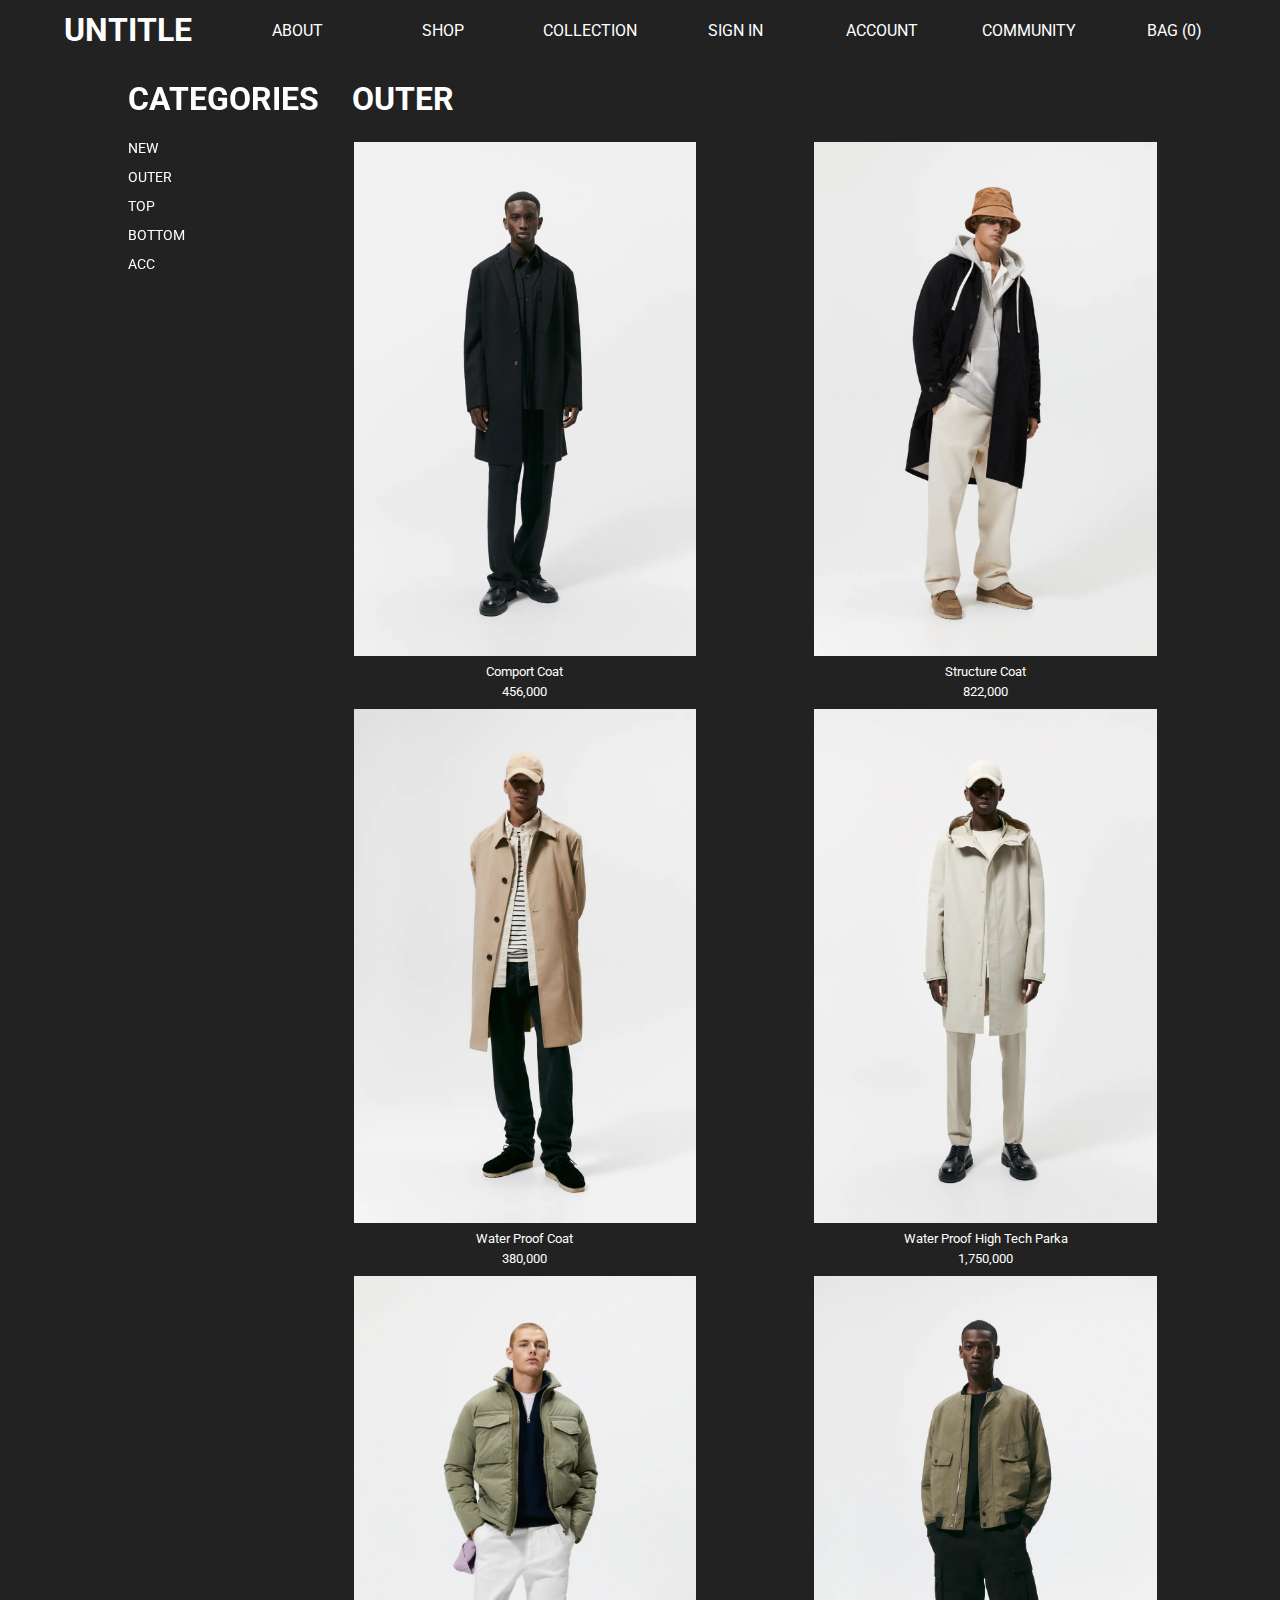
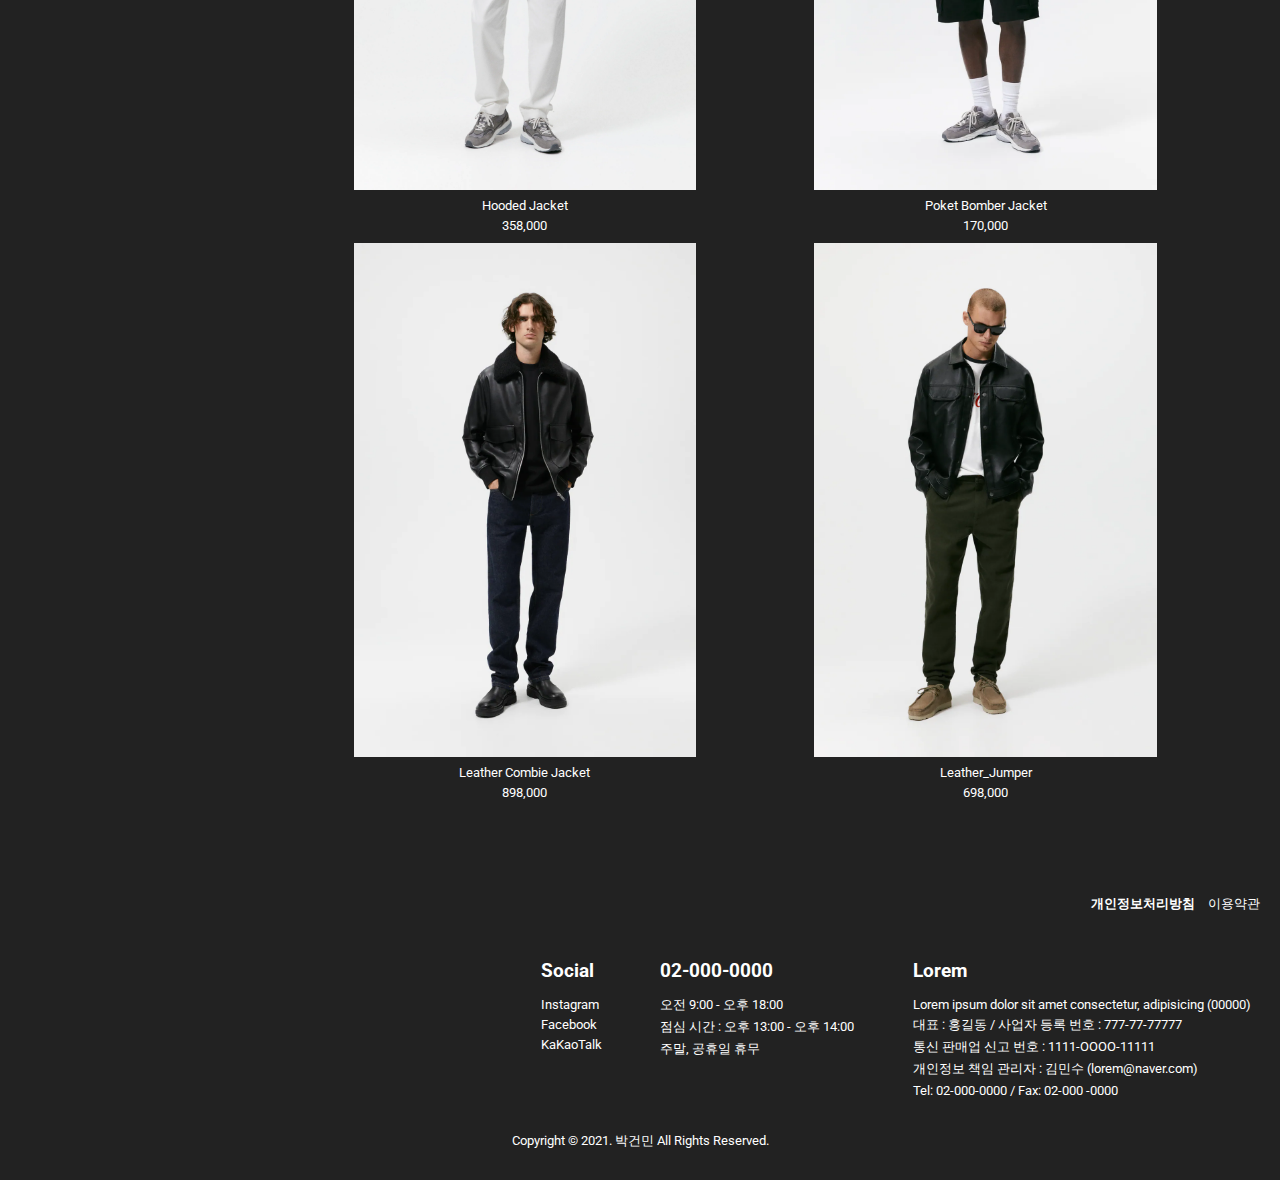
<file: HTML/outer/outerall.html>
<!DOCTYPE html>
<html lang="ko">
    <head>
        <meta charset="UTF-8" />
        <meta http-equiv="X-UA-Compatible" content="IE=edge" />
        <meta name="viewport" content="width=device-width, initial-scale=1.0" />
        <title>Untitle</title>
        <link rel="stylesheet" href="https://cdnjs.cloudflare.com/ajax/libs/font-awesome/6.0.0-beta2/css/all.min.css" integrity="sha512-YWzhKL2whUzgiheMoBFwW8CKV4qpHQAEuvilg9FAn5VJUDwKZZxkJNuGM4XkWuk94WCrrwslk8yWNGmY1EduTA==" crossorigin="anonymous" referrerpolicy="no-referrer" />        <link
        href="https://fonts.googleapis.com/css2?family=Roboto&display=swap"
        rel="stylesheet"
        />
            <link
            href="https://fonts.googleapis.com/css2?family=Roboto&display=swap"
            rel="stylesheet"
        />
        <link href="../../CSS/mainheader.css" type="text/css" rel="stylesheet" />
        <link href="../../CSS/shopsection.css" type="text/css" rel="stylesheet" />
        <link href="../../CSS/mainfooter.css" type="text/css" rel="stylesheet" />
    </head>

    <body>
        <div id="wrapper">
            <header>
                <a href="#wrapper"><i class="fas fa-angle-double-up topbtn"></i></a>
                <input type="checkbox" id="burgurmenu" />
                <label for="burgurmenu">
                    <div></div>
                    <div></div>
                    <div></div>
                </label>
                <nav>
                    <a href="../../index.html" id="brand">UNTITLE</a>
                    <ul class="maingnb">
                        <li class="about drop">
                            <a href="#" class="target">ABOUT</a>
                            <ul class="down aboutdown">
                                <li><a href="#">BRAND</a></li>
                                <li><a href="#">STORE</a></li>
                            </ul>
                        </li>
                        <li class="shop drop">
                            <a href="./outerall.html">SHOP</a>
                            <ul class="down shopdown">
                                <li><a href="#">NEW&nbsp;ARRIVALS</a></li>
                                <li>
                                    <a href="./outerall.html">OUTER</a>
                                </li>
                                <li><a href="../top/topall.html">TOP</a></li>
                                <li><a href="#">BOTTOM</a></li>
                                <li><a href="#">ACC</a></li>
                            </ul>
                        </li>
                        <li><a href="#">COLLECTION</a></li>
                        <li><a href="../login.html">SIGN IN</a></li>
                        <li class="account drop">
                            <a href="#">ACCOUNT</a>
                            <ul class="down accountdown">
                                <li><a href="#">SIGN UP</a></li>
                                <li><a href="#">MY PAGE</a></li>
                            </ul>
                        </li>
                        <li class="com drop">
                            <a href="#" class="com">COMMUNITY</a>
                            <ul class="down comdown">
                                <li><a href="#">NOTICE</a></li>
                                <li><a href="#">Q&A</a></li>
                            </ul>
                        </li>
                        <li><a href="#">BAG (0)</a></li>
                    </ul>
                </nav>
            </header>
            <main>
                <section>
                    <article class="categories">
                        <!-- 카테고리  -->
                        <h1>CATEGORIES</h1>
                        <ul>
                            <li><a href="#">NEW</a></li>
                            <li class="clickouter">
                                <a href="#">OUTER</a>
                                <ul class="downouter clickdown">
                                    <li><a href="#">ALL</a></li>
                                    <li><a href="./coat.html">COAT</a></li>
                                    <li><a href="#">PARKA</a></li>
                                    <li><a href="./leather.html">LEATHER</a></li>
                                    <li><a href="./jacket.html">JACKET</a></li>
                                    <li><a href="#">VEST</a></li>
                                </ul>
                            </li>
                            <li class="clicktop">
                                <a href="#">TOP</a>
                                <ul class="downtop clickdown">
                                    <li><a href="../top/topall.html">ALL</a></li>
                                    <li><a href="../top/shirt.html">SHIRTS</a></li>
                                    <li><a href="#">KNIT</a></li>
                                    <li><a href="../top/tshirt.html">T-SHIRT</a></li>
                                    <li><a href="../top/sweatshirt.html">SWEAT SHIRTS</a></li>
                                </ul>
                            </li>
                            <li class="clickbottom">
                                <a href="#">BOTTOM</a>
                                <ul class="downbottom clickdown">
                                    <li><a href="#">ALL</a></li>
                                    <li><a href="#">DENIM</a></li>
                                    <li><a href="#">PANTS</a></li>
                                    <li><a href="#">SHORTS</a></li>
                                </ul>
                            </li>
                            <li><a href="#">ACC</a></li>
                        </ul>
                    </article>
                    <article class="product">
                        <!-- 상품 -->
                        <h1>NEW</h1>
                        <br />
                        <div class="productimg">

                        </div>
                    </article>
                </section>
            </main>
            <footer>
                <div class="personal">
                    <a href="#" style="font-weight: bolder">개인정보처리방침</a>
                    <a href="#">이용약관</a>
                </div>
                <br />
                <div class="secondfooter">
                    <div class="social">
                        <h2>Social</h2>
                        <br />
                        <a href="#">Instagram</a>
                        <a href="#">Facebook</a>
                        <a href="#">KaKaoTalk</a>
                    </div>
                    <div class="customer">
                        <h2>02-000-0000</h2>
                        <br />
                        <p>오전 9:00 - 오후 18:00</p>
                        <p>점심 시간 : 오후 13:00 - 오후 14:00</p>
                        <p>주말, 공휴일 휴무</p>
                    </div>
                    <div class="company">
                        <h2>Lorem</h2>
                        <br />
                        <p>
                            Lorem ipsum dolor sit amet consectetur, adipisicing
                            (00000)
                        </p>
                        <p>대표 : 홍길동 / 사업자 등록 번호 : 777-77-77777</p>
                        <p>통신 판매업 신고 번호 : 1111-OOOO-11111</p>
                        <p>개인정보 책임 관리자 : 김민수 (lorem@naver.com)</p>
                        <p>Tel: 02-000-0000 / Fax: 02-000 -0000</p>
                    </div>
                </div>
                <p class="copyright">Copyright &copy; 2021. 박건민 All Rights Reserved.</p>
            </footer>

        </div>
        <script src="../../JS/mainheader.js"></script>
        <script src="../../JS/shopMenu.js"></script>
        <script type="module">
            import { OuterProduct, categoryNameEvent ,Section } from "../../product/product.js";
                Section(OuterProduct);
                categoryNameEvent(OuterProduct);
        </script>
    </body>
</html>
</file>
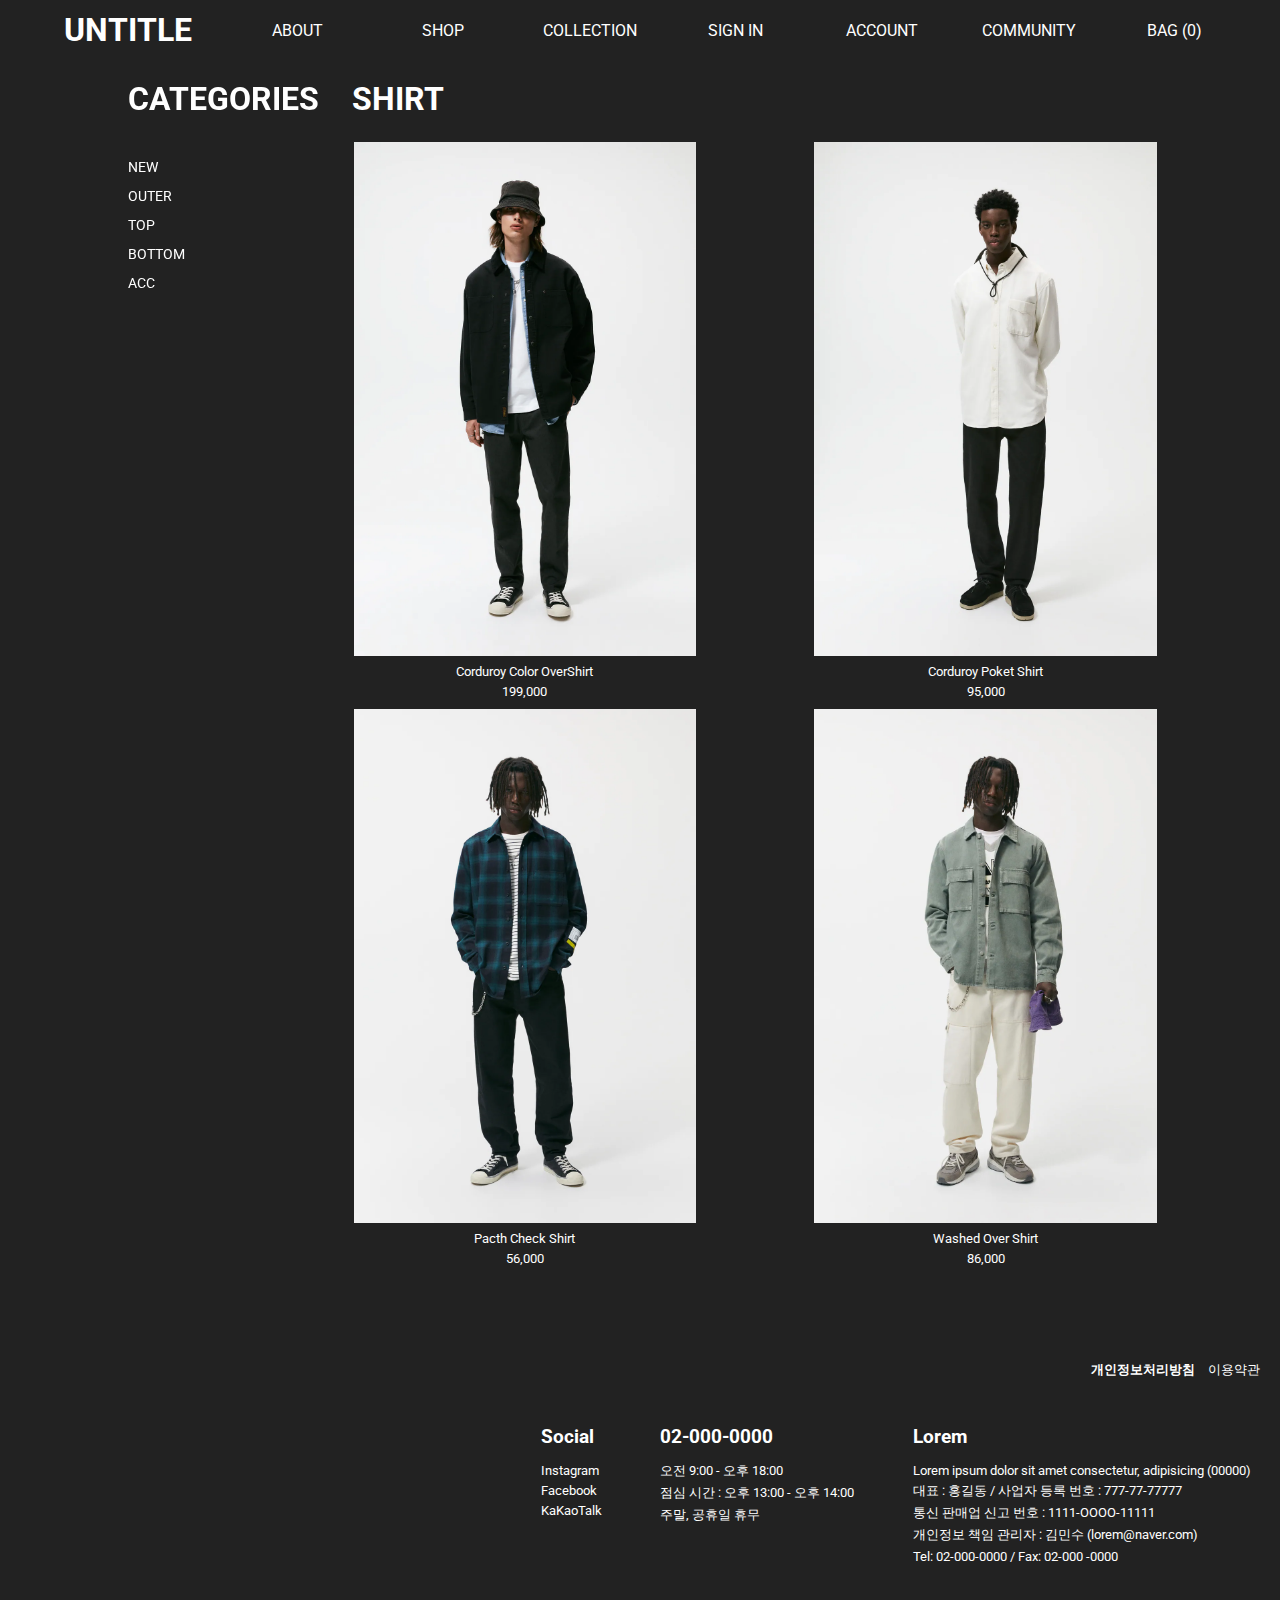
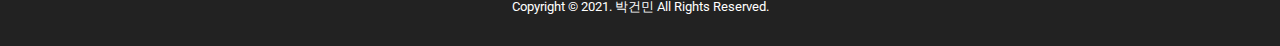
<file: HTML/top/shirt.html>
<!DOCTYPE html>
<html lang="ko">
    <head>
        <meta charset="UTF-8" />
        <meta http-equiv="X-UA-Compatible" content="IE=edge" />
        <meta name="viewport" content="width=device-width, initial-scale=1.0" />
        <title>Untitle</title>
        <link rel="stylesheet" href="https://cdnjs.cloudflare.com/ajax/libs/font-awesome/6.0.0-beta2/css/all.min.css" integrity="sha512-YWzhKL2whUzgiheMoBFwW8CKV4qpHQAEuvilg9FAn5VJUDwKZZxkJNuGM4XkWuk94WCrrwslk8yWNGmY1EduTA==" crossorigin="anonymous" referrerpolicy="no-referrer" />        <link
        href="https://fonts.googleapis.com/css2?family=Roboto&display=swap"
        rel="stylesheet"
        />
            <link
            href="https://fonts.googleapis.com/css2?family=Roboto&display=swap"
            rel="stylesheet"
        />
        <link href="../../CSS/mainheader.css" type="text/css" rel="stylesheet" />
        <link href="../../CSS/shopsection.css" type="text/css" rel="stylesheet" />
        <link href="../../CSS/mainfooter.css" type="text/css" rel="stylesheet" />
    </head>

    <body>
        <div id="wrapper">
            <header>
                <a href="#wrapper"><i class="fas fa-angle-double-up topbtn"></i></a>
                <input type="checkbox" id="burgurmenu" />
                <label for="burgurmenu">
                    <div></div>
                    <div></div>
                    <div></div>
                </label>
                <nav>
                    <a href="../../index.html" id="brand">UNTITLE</a>
                    <ul class="maingnb">
                        <li class="about drop">
                            <a href="#" class="target">ABOUT</a>
                            <ul class="down aboutdown">
                                <li><a href="#">BRAND</a></li>
                                <li><a href="#">STORE</a></li>
                            </ul>
                        </li>
                        <li class="shop drop">
                            <a href="../outer/outerall.html">SHOP</a>
                            <ul class="down shopdown">
                                <li><a href="#">NEW&nbsp;ARRIVALS</a></li>
                                <li>
                                    <a href="../outer/outerall.html">OUTER</a>
                                </li>
                                <li><a href="./topall.html">TOP</a></li>
                                <li><a href="#">BOTTOM</a></li>
                                <li><a href="#">ACC</a></li>
                            </ul>
                        </li>
                        <li><a href="#">COLLECTION</a></li>
                        <li><a href="../login.html">SIGN IN</a></li>
                        <li class="account drop">
                            <a href="#">ACCOUNT</a>
                            <ul class="down accountdown">
                                <li><a href="#">SIGN UP</a></li>
                                <li><a href="#">MY PAGE</a></li>
                            </ul>
                        </li>
                        <li class="com drop">
                            <a href="#" class="com">COMMUNITY</a>
                            <ul class="down comdown">
                                <li><a href="#">NOTICE</a></li>
                                <li><a href="#">Q&A</a></li>
                            </ul>
                        </li>
                        <li><a href="#">BAG (0)</a></li>
                    </ul>
                </nav>
            </header>
            <main>
                <section>
                    <article class="categories">
                        <!-- 카테고리  -->
                        <h1>CATEGORIES</h1>
                        <br />
                        <ul>
                            <li><a href="#">NEW</a></li>
                            <li class="clickouter">
                                <a href="#">OUTER</a>
                                <ul class="downouter clickdown">
                                    <li><a href="../outer/outerall.html">ALL</a></li>
                                    <li><a href="../outer/coat.html">COAT</a></li>
                                    <li><a href="#">PARKA</a></li>
                                    <li><a href="../outer/leather.html">LEATHER</a></li>
                                    <li><a href="../outer/jacket.html">JACKET</a></li>
                                    <li><a href="#">VEST</a></li>
                                </ul>
                            </li>
                            <li class="clicktop">
                                <a href="#">TOP</a>
                                <ul class="downtop clickdown">
                                    <li><a href="./topall.html">ALL</a></li>
                                    <li><a href="./shirt.html">SHIRTS</a></li>
                                    <li><a href="#">KNIT</a></li>
                                    <li><a href="./tshirt.html">T-SHIRT</a></li>
                                    <li><a href="./sweatshirt.html">SWEAT SHIRTS</a></li>
                                </ul>
                            </li>
                            <li class="clickbottom">
                                <a href="#">BOTTOM</a>
                                <ul class="downbottom clickdown">
                                    <li><a href="#">ALL</a></li>
                                    <li><a href="#">DENIM</a></li>
                                    <li><a href="#">PANTS</a></li>
                                    <li><a href="#">SHORTS</a></li>
                                </ul>
                            </li>
                            <li><a href="#">ACC</a></li>
                        </ul>
                    </article>
                    <article class="product">
                        <!-- 상품 -->
                        <h1>NEW</h1>
                        <br />
                        <div class="productimg">

                        </div>
                    </article>
                </section>
            </main>
            <footer>
                <div class="personal">
                    <a href="#" style="font-weight: bolder">개인정보처리방침</a>
                    <a href="#">이용약관</a>
                </div>
                <br />
                <div class="secondfooter">
                    <div class="social">
                        <h2>Social</h2>
                        <br />
                        <a href="#">Instagram</a>
                        <a href="#">Facebook</a>
                        <a href="#">KaKaoTalk</a>
                    </div>
                    <div class="customer">
                        <h2>02-000-0000</h2>
                        <br />
                        <p>오전 9:00 - 오후 18:00</p>
                        <p>점심 시간 : 오후 13:00 - 오후 14:00</p>
                        <p>주말, 공휴일 휴무</p>
                    </div>
                    <div class="company">
                        <h2>Lorem</h2>
                        <br />
                        <p>
                            Lorem ipsum dolor sit amet consectetur, adipisicing
                            (00000)
                        </p>
                        <p>대표 : 홍길동 / 사업자 등록 번호 : 777-77-77777</p>
                        <p>통신 판매업 신고 번호 : 1111-OOOO-11111</p>
                        <p>개인정보 책임 관리자 : 김민수 (lorem@naver.com)</p>
                        <p>Tel: 02-000-0000 / Fax: 02-000 -0000</p>
                    </div>
                </div>
                <p class="copyright">Copyright &copy; 2021. 박건민 All Rights Reserved.</p>
            </footer>
        </div>
        <script src="../../JS/mainheader.js"></script>
        <!-- <script type="module" src="../../JS/shopsections.js"></script> -->
        <!-- <script type="module" src="../../JS/outer/coat.js"></script> -->
        <script src="../../JS/shopMenu.js"></script>
        <script type="module">
            import {Section, shirtcategory, categorySubNameEvent} from "../../product/product.js";

            Section(shirtcategory);
            categorySubNameEvent(shirtcategory);
        </script>
    </body>
</html>
</file>
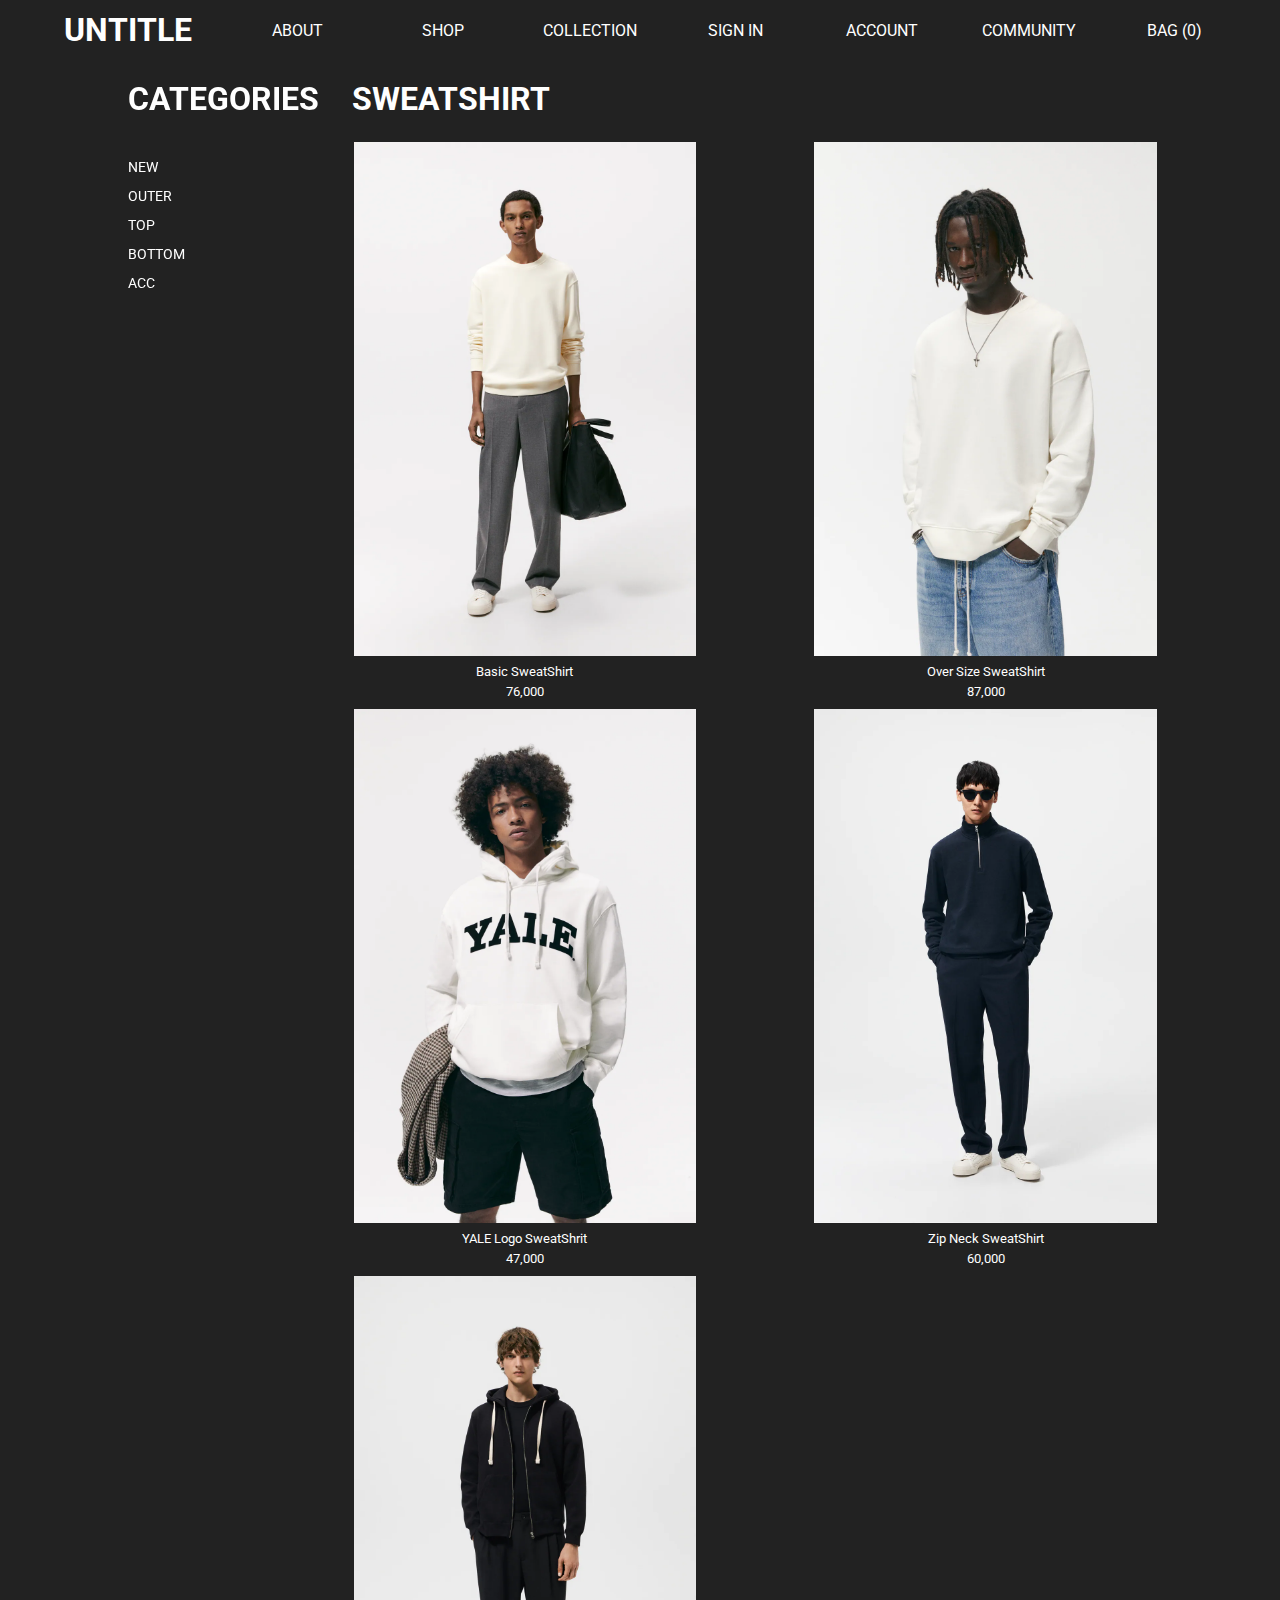
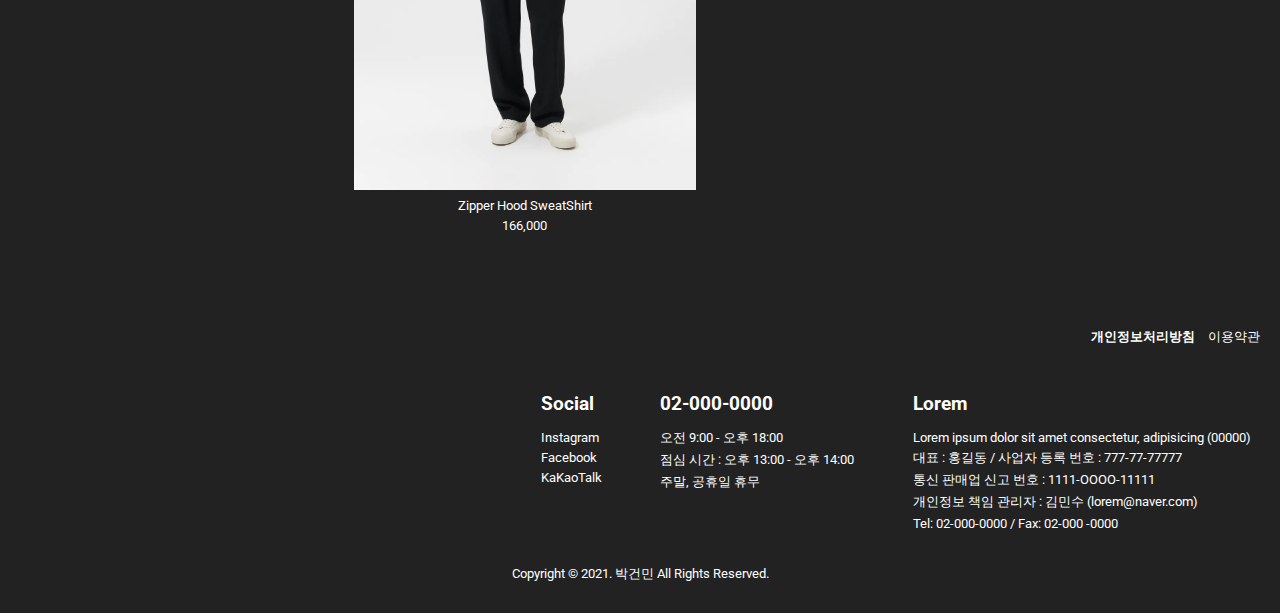
<file: HTML/top/sweatshirt.html>
<!DOCTYPE html>
<html lang="ko">
    <head>
        <meta charset="UTF-8" />
        <meta http-equiv="X-UA-Compatible" content="IE=edge" />
        <meta name="viewport" content="width=device-width, initial-scale=1.0" />
        <title>Untitle</title>
        <link rel="stylesheet" href="https://cdnjs.cloudflare.com/ajax/libs/font-awesome/6.0.0-beta2/css/all.min.css" integrity="sha512-YWzhKL2whUzgiheMoBFwW8CKV4qpHQAEuvilg9FAn5VJUDwKZZxkJNuGM4XkWuk94WCrrwslk8yWNGmY1EduTA==" crossorigin="anonymous" referrerpolicy="no-referrer" />        <link
        href="https://fonts.googleapis.com/css2?family=Roboto&display=swap"
        rel="stylesheet"
        />
            <link
            href="https://fonts.googleapis.com/css2?family=Roboto&display=swap"
            rel="stylesheet"
        />
        <link href="../../CSS/mainheader.css" type="text/css" rel="stylesheet" />
        <link href="../../CSS/shopsection.css" type="text/css" rel="stylesheet" />
        <link href="../../CSS/mainfooter.css" type="text/css" rel="stylesheet" />
    </head>

    <body>
        <div id="wrapper">
            <header>
                <a href="#wrapper"><i class="fas fa-angle-double-up topbtn"></i></a>
                <input type="checkbox" id="burgurmenu" />
                <label for="burgurmenu">
                    <div></div>
                    <div></div>
                    <div></div>
                </label>
                <nav>
                    <a href="../../index.html" id="brand">UNTITLE</a>
                    <ul class="maingnb">
                        <li class="about drop">
                            <a href="#" class="target">ABOUT</a>
                            <ul class="down aboutdown">
                                <li><a href="#">BRAND</a></li>
                                <li><a href="#">STORE</a></li>
                            </ul>
                        </li>
                        <li class="shop drop">
                            <a href="../outer/outerall.html">SHOP</a>
                            <ul class="down shopdown">
                                <li><a href="#">NEW&nbsp;ARRIVALS</a></li>
                                <li>
                                    <a href="../outer/outerall.html">OUTER</a>
                                </li>
                                <li><a href="./topall.html">TOP</a></li>
                                <li><a href="#">BOTTOM</a></li>
                                <li><a href="#">ACC</a></li>
                            </ul>
                        </li>

                        <li><a href="#">COLLECTION</a></li>
                        <li><a href="../login.html">SIGN IN</a></li>
                        <li class="account drop">
                            <a href="#">ACCOUNT</a>
                            <ul class="down accountdown">
                                <li><a href="#">SIGN UP</a></li>
                                <li><a href="#">MY PAGE</a></li>
                            </ul>
                        </li>
                        <li class="com drop">
                            <a href="#" class="com">COMMUNITY</a>
                            <ul class="down comdown">
                                <li><a href="#">NOTICE</a></li>
                                <li><a href="#">Q&A</a></li>
                            </ul>
                        </li>
                        <li><a href="#">BAG (0)</a></li>
                    </ul>
                </nav>
            </header>
            <main>
                <section>
                    <article class="categories">
                        <!-- 카테고리  -->
                        <h1>CATEGORIES</h1>
                        <br />
                        <ul>
                            <li><a href="#">NEW</a></li>
                            <li class="clickouter">
                                <a href="#">OUTER</a>
                                <ul class="downouter clickdown">
                                    <li><a href="../outer/outerall.html">ALL</a></li>
                                    <li><a href="../outer/coat.html">COAT</a></li>
                                    <li><a href="#">PARKA</a></li>
                                    <li><a href="../outer/leather.html">LEATHER</a></li>
                                    <li><a href="../outer/jacket.html">JACKET</a></li>
                                    <li><a href="#">VEST</a></li>
                                </ul>
                            </li>
                            <li class="clicktop">
                                <a href="#">TOP</a>
                                <ul class="downtop clickdown">
                                    <li><a href="./topall.html">ALL</a></li>
                                    <li><a href="./shirt.html">SHIRTS</a></li>
                                    <li><a href="#">KNIT</a></li>
                                    <li><a href="./tshirt.html">T-SHIRT</a></li>
                                    <li><a href="./sweatshirt.html">SWEAT SHIRTS</a></li>
                                </ul>
                            </li>
                            <li class="clickbottom">
                                <a href="#">BOTTOM</a>
                                <ul class="downbottom clickdown">
                                    <li><a href="#">ALL</a></li>
                                    <li><a href="#">DENIM</a></li>
                                    <li><a href="#">PANTS</a></li>
                                    <li><a href="#">SHORTS</a></li>
                                </ul>
                            </li>
                            <li><a href="#">ACC</a></li>
                        </ul>
                    </article>
                    <article class="product">
                        <!-- 상품 -->
                        <h1>NEW</h1>
                        <br />
                        <div class="productimg">

                        </div>
                    </article>
                </section>
            </main>
            <footer>
                <div class="personal">
                    <a href="#" style="font-weight: bolder">개인정보처리방침</a>
                    <a href="#">이용약관</a>
                </div>
                <br />
                <div class="secondfooter">
                    <div class="social">
                        <h2>Social</h2>
                        <br />
                        <a href="#">Instagram</a>
                        <a href="#">Facebook</a>
                        <a href="#">KaKaoTalk</a>
                    </div>
                    <div class="customer">
                        <h2>02-000-0000</h2>
                        <br />
                        <p>오전 9:00 - 오후 18:00</p>
                        <p>점심 시간 : 오후 13:00 - 오후 14:00</p>
                        <p>주말, 공휴일 휴무</p>
                    </div>
                    <div class="company">
                        <h2>Lorem</h2>
                        <br />
                        <p>
                            Lorem ipsum dolor sit amet consectetur, adipisicing
                            (00000)
                        </p>
                        <p>대표 : 홍길동 / 사업자 등록 번호 : 777-77-77777</p>
                        <p>통신 판매업 신고 번호 : 1111-OOOO-11111</p>
                        <p>개인정보 책임 관리자 : 김민수 (lorem@naver.com)</p>
                        <p>Tel: 02-000-0000 / Fax: 02-000 -0000</p>
                    </div>
                </div>
                <p class="copyright">Copyright &copy; 2021. 박건민 All Rights Reserved.</p>
            </footer>
        </div>
        <script src="../../JS/mainheader.js"></script>
        <!-- <script type="module" src="../../JS/shopsections.js"></script> -->
        <!-- <script type="module" src="../../JS/outer/coat.js"></script> -->
        <script src="../../JS/shopMenu.js"></script>
        <script type="module">
            import {Section, sweatshirtcategory,  categorySubNameEvent} from "../../product/product.js";

            Section(sweatshirtcategory);
            categorySubNameEvent(sweatshirtcategory);
        </script>
    </body>
</html>
</file>
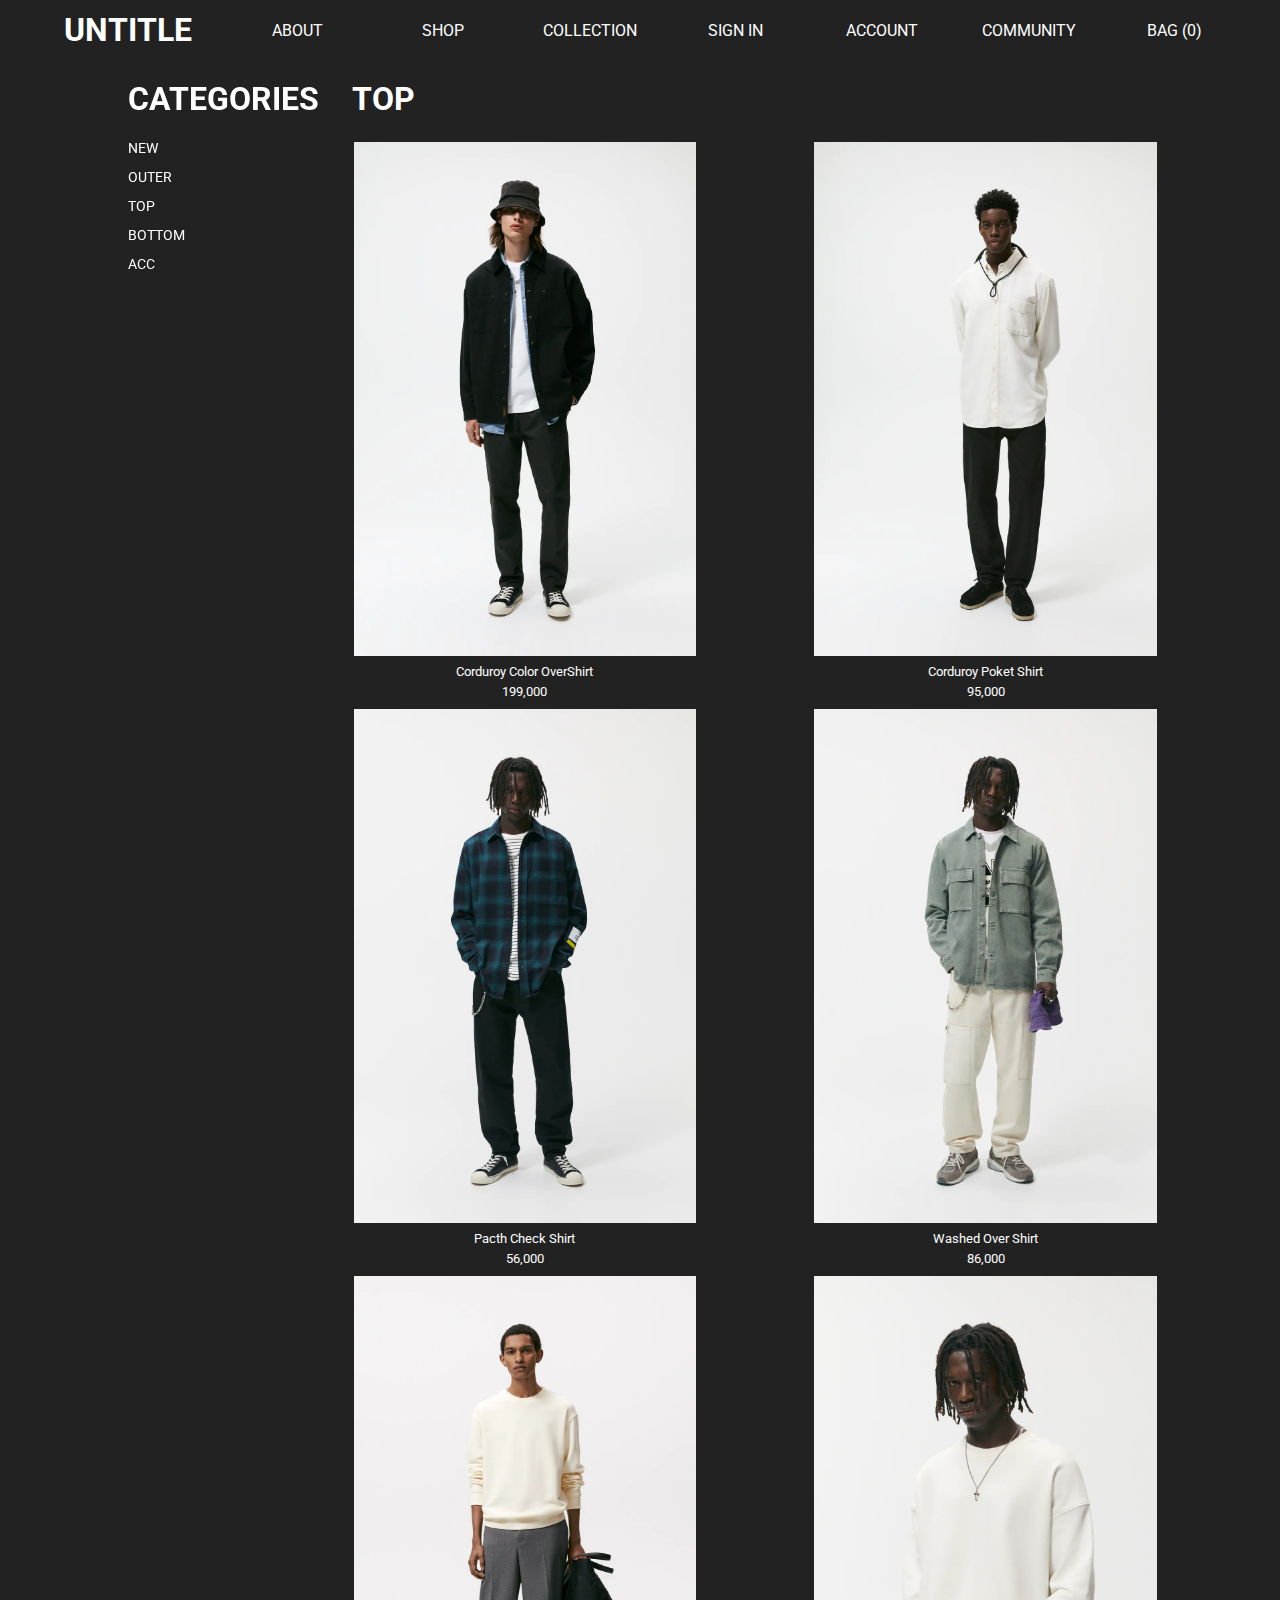
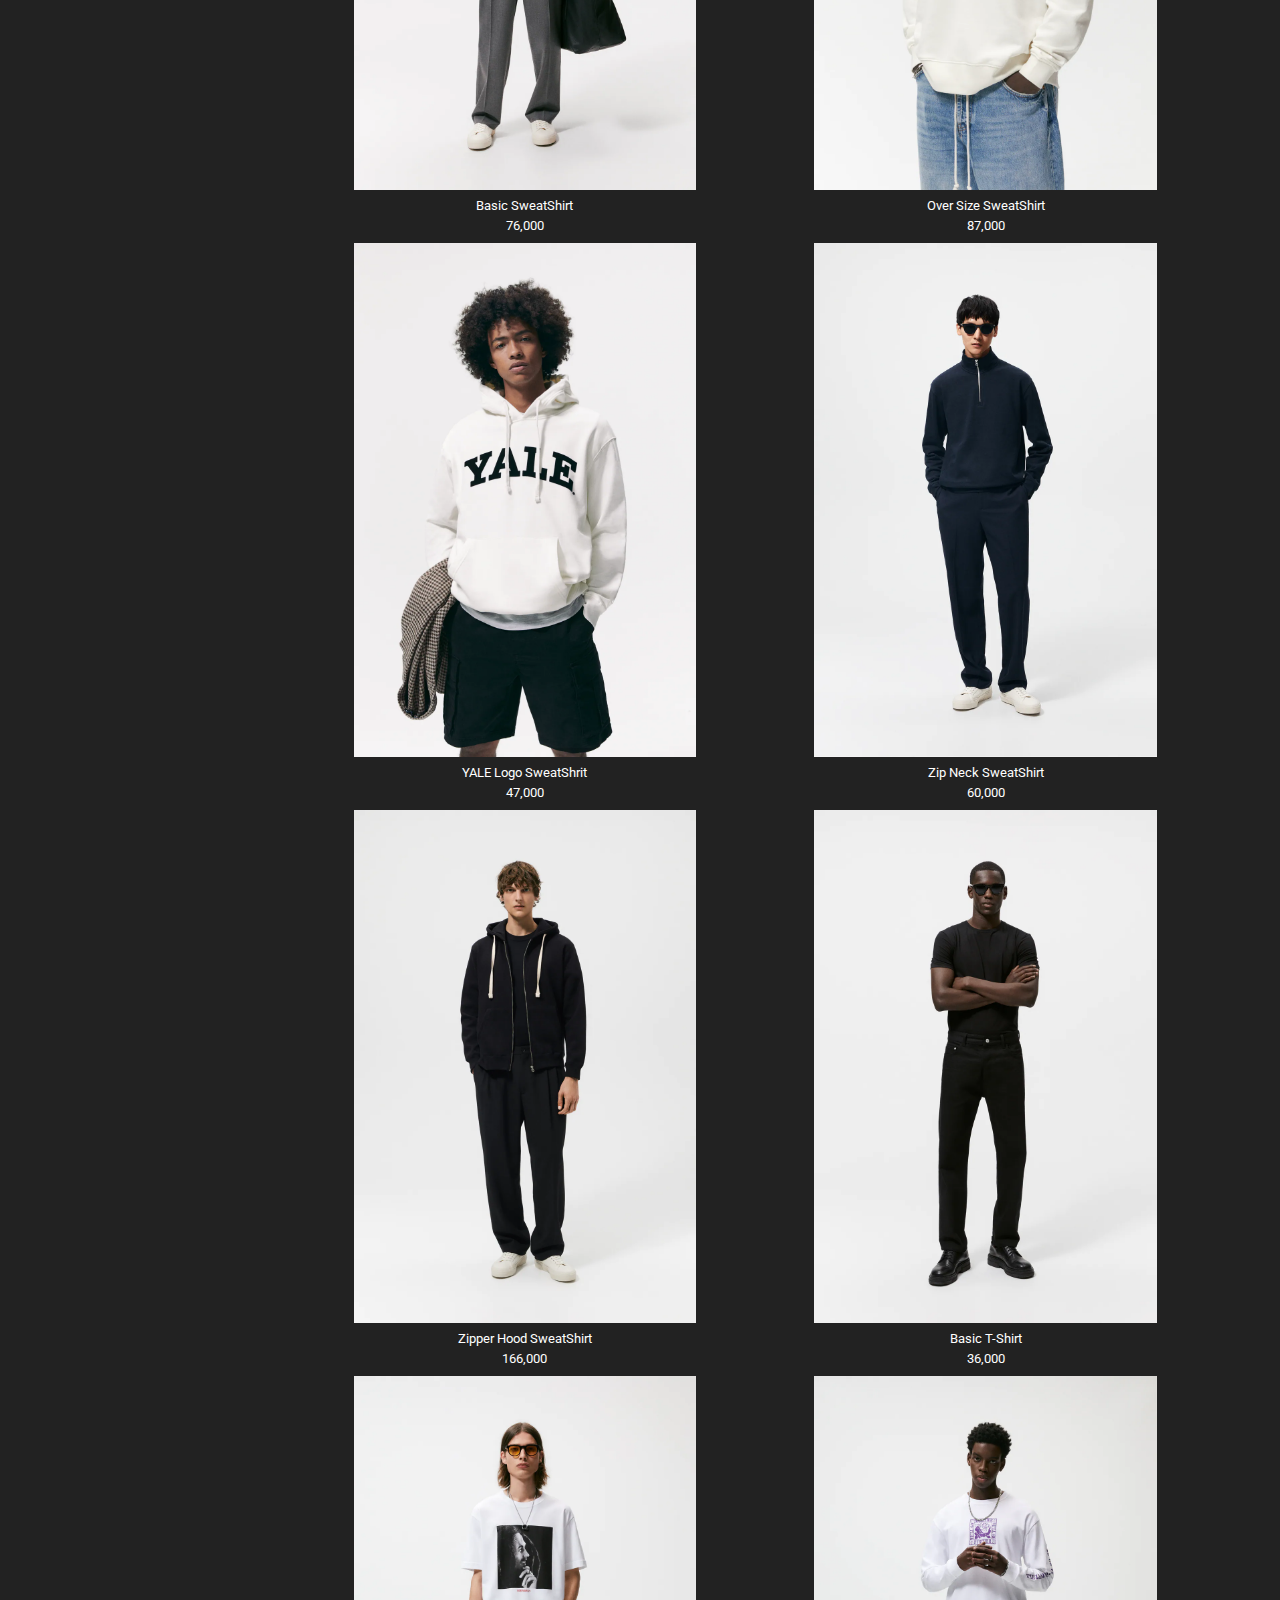
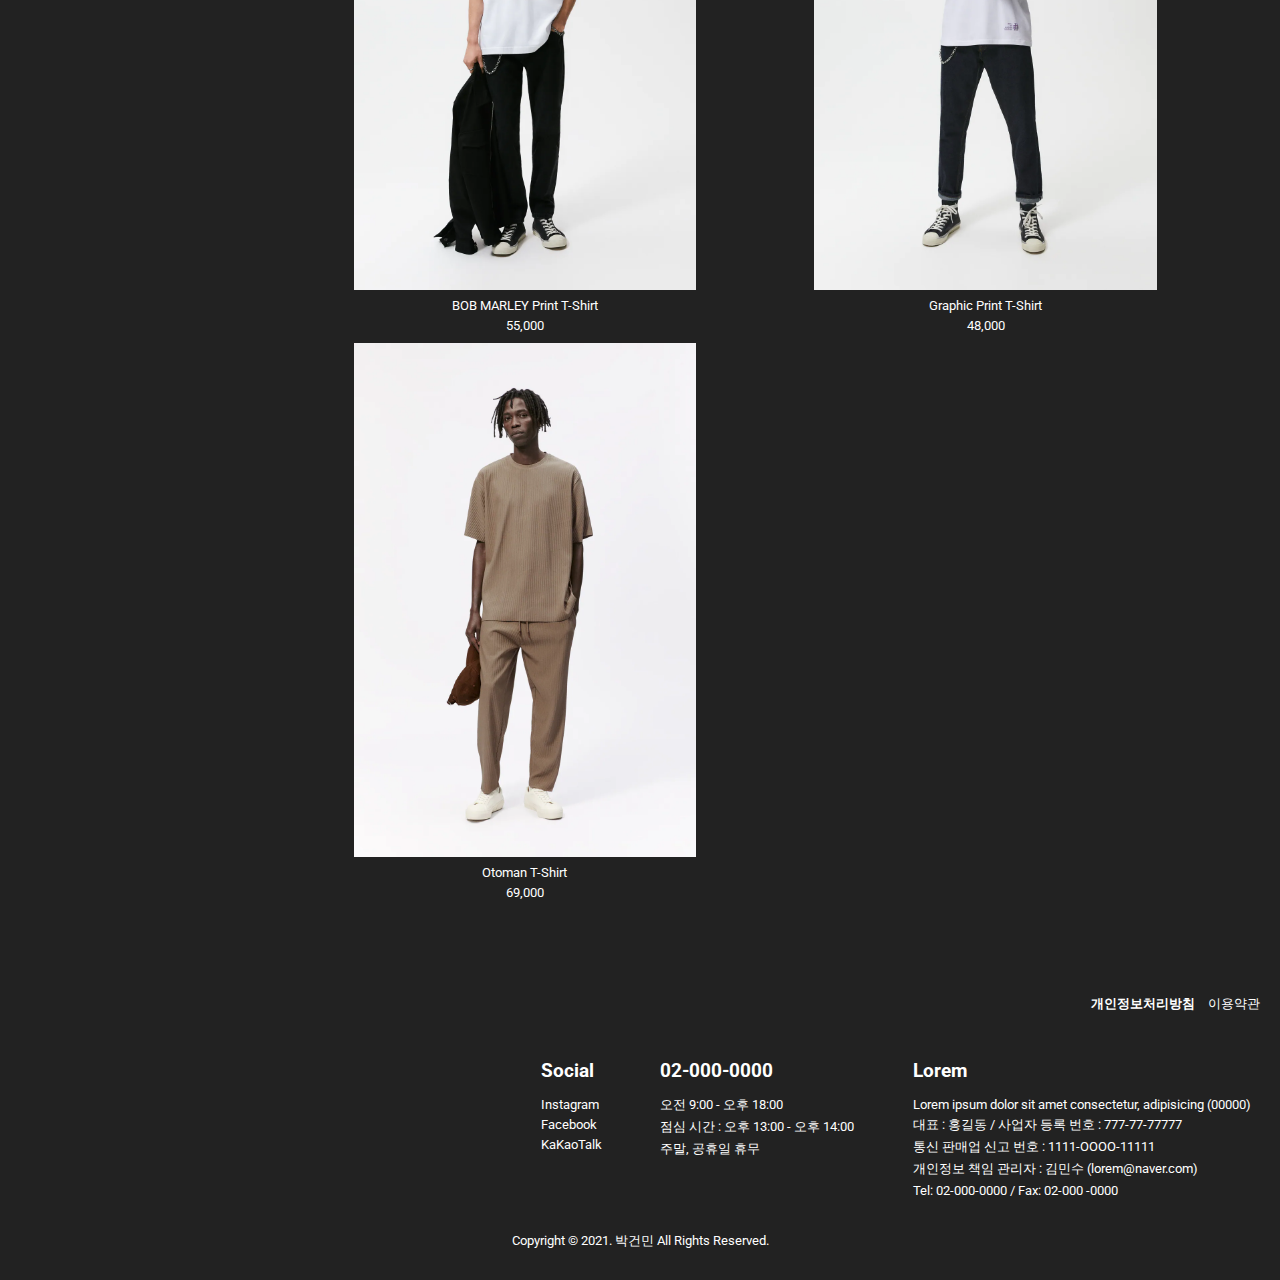
<file: HTML/top/topall.html>
<!DOCTYPE html>
<html lang="ko">
    <head>
        <meta charset="UTF-8" />
        <meta http-equiv="X-UA-Compatible" content="IE=edge" />
        <meta name="viewport" content="width=device-width, initial-scale=1.0" />
        <title>Untitle</title>
        <link rel="stylesheet" href="https://cdnjs.cloudflare.com/ajax/libs/font-awesome/6.0.0-beta2/css/all.min.css" integrity="sha512-YWzhKL2whUzgiheMoBFwW8CKV4qpHQAEuvilg9FAn5VJUDwKZZxkJNuGM4XkWuk94WCrrwslk8yWNGmY1EduTA==" crossorigin="anonymous" referrerpolicy="no-referrer" />        <link
        href="https://fonts.googleapis.com/css2?family=Roboto&display=swap"
        rel="stylesheet"
        />
            <link
            href="https://fonts.googleapis.com/css2?family=Roboto&display=swap"
            rel="stylesheet"
        />
        <link href="../../CSS/mainheader.css" type="text/css" rel="stylesheet" />
        <link href="../../CSS/shopsection.css" type="text/css" rel="stylesheet" />
        <link href="../../CSS/mainfooter.css" type="text/css" rel="stylesheet" />
    </head>

    <body>
        <div id="wrapper">
            <header>
                <a href="#wrapper"><i class="fas fa-angle-double-up topbtn"></i></a>
                <input type="checkbox" id="burgurmenu" />
                <label for="burgurmenu">
                    <div></div>
                    <div></div>
                    <div></div>
                </label>
                <nav>
                    <a href="../../index.html" id="brand">UNTITLE</a>
                    <ul class="maingnb">
                        <li class="about drop">
                            <a href="#" class="target">ABOUT</a>
                            <ul class="down aboutdown">
                                <li><a href="#">BRAND</a></li>
                                <li><a href="#">STORE</a></li>
                            </ul>
                        </li>
                        <li class="shop drop">
                            <a href="../outer/outerall.html">SHOP</a>
                            <ul class="down shopdown">
                                <li><a href="#">NEW&nbsp;ARRIVALS</a></li>
                                <li>
                                    <a href="../outer/outerall.html">OUTER</a>
                                </li>
                                <li><a href="./topall.html">TOP</a></li>
                                <li><a href="#">BOTTOM</a></li>
                                <li><a href="#">ACC</a></li>
                            </ul>
                        </li>

                        <li><a href="#">COLLECTION</a></li>
                        <li><a href="../login.html">SIGN IN</a></li>
                        <li class="account drop">
                            <a href="#">ACCOUNT</a>
                            <ul class="down accountdown">
                                <li><a href="#">SIGN UP</a></li>
                                <li><a href="#">MY PAGE</a></li>
                            </ul>
                        </li>
                        <li class="com drop">
                            <a href="#" class="com">COMMUNITY</a>
                            <ul class="down comdown">
                                <li><a href="#">NOTICE</a></li>
                                <li><a href="#">Q&A</a></li>
                            </ul>
                        </li>
                        <li><a href="#">BAG (0)</a></li>
                    </ul>
                </nav>
            </header>
            <main>
                <section>
                    <article class="categories">
                        <!-- 카테고리  -->
                        <h1>CATEGORIES</h1>
                        <ul>
                            <li><a href="#">NEW</a></li>
                            <li class="clickouter">
                                <a href="#">OUTER</a>
                                <ul class="downouter clickdown">
                                    <li><a href="../outer/outerall.html">ALL</a></li>
                                    <li><a href="../outer/coat.html">COAT</a></li>
                                    <li><a href="#">PARKA</a></li>
                                    <li><a href="../outer/leather.html">LEATHER</a></li>
                                    <li><a href="../outer/jacket.html">JACKET</a></li>
                                    <li><a href="#">VEST</a></li>
                                </ul>
                            </li>
                            <li class="clicktop">
                                <a href="#">TOP</a>
                                <ul class="downtop clickdown">
                                    <li><a href="./topall.html">ALL</a></li>
                                    <li><a href="./shirt.html">SHIRTS</a></li>
                                    <li><a href="#">KNIT</a></li>
                                    <li><a href="./tshirt.html">T-SHIRT</a></li>
                                    <li><a href="./sweatshirt.html">SWEAT SHIRTS</a></li>
                                </ul>
                            </li>
                            <li class="clickbottom">
                                <a href="#">BOTTOM</a>
                                <ul class="downbottom clickdown">
                                    <li><a href="#">ALL</a></li>
                                    <li><a href="#">DENIM</a></li>
                                    <li><a href="#">PANTS</a></li>
                                    <li><a href="#">SHORTS</a></li>
                                </ul>
                            </li>
                            <li><a href="#">ACC</a></li>
                        </ul>
                    </article>
                    <article class="product">
                        <!-- 상품 -->
                        <h1>NEW</h1>
                        <br />
                        <div class="productimg">

                        </div>
                    </article>
                </section>
            </main>
            <footer>
                <div class="personal">
                    <a href="#" style="font-weight: bolder">개인정보처리방침</a>
                    <a href="#">이용약관</a>
                </div>
                <br />
                <div class="secondfooter">
                    <div class="social">
                        <h2>Social</h2>
                        <br />
                        <a href="#">Instagram</a>
                        <a href="#">Facebook</a>
                        <a href="#">KaKaoTalk</a>
                    </div>
                    <div class="customer">
                        <h2>02-000-0000</h2>
                        <br />
                        <p>오전 9:00 - 오후 18:00</p>
                        <p>점심 시간 : 오후 13:00 - 오후 14:00</p>
                        <p>주말, 공휴일 휴무</p>
                    </div>
                    <div class="company">
                        <h2>Lorem</h2>
                        <br />
                        <p>
                            Lorem ipsum dolor sit amet consectetur, adipisicing
                            (00000)
                        </p>
                        <p>대표 : 홍길동 / 사업자 등록 번호 : 777-77-77777</p>
                        <p>통신 판매업 신고 번호 : 1111-OOOO-11111</p>
                        <p>개인정보 책임 관리자 : 김민수 (lorem@naver.com)</p>
                        <p>Tel: 02-000-0000 / Fax: 02-000 -0000</p>
                    </div>
                </div>
                <p class="copyright">Copyright &copy; 2021. 박건민 All Rights Reserved.</p>
            </footer>
        </div>
        <script src="../../JS/mainheader.js"></script>
        <!-- <script type="module" src="../../JS/shopsections.js"></script> -->
        <!-- <script type="module" src="../../JS/outer/coat.js"></script> -->
        <script src="../../JS/shopMenu.js"></script>
        <script type="module">
            import { Section, TopProduct, categoryNameEvent} from "../../product/product.js";

            Section(TopProduct);
            categoryNameEvent(TopProduct);
        </script>
    </body>
</html>
</file>
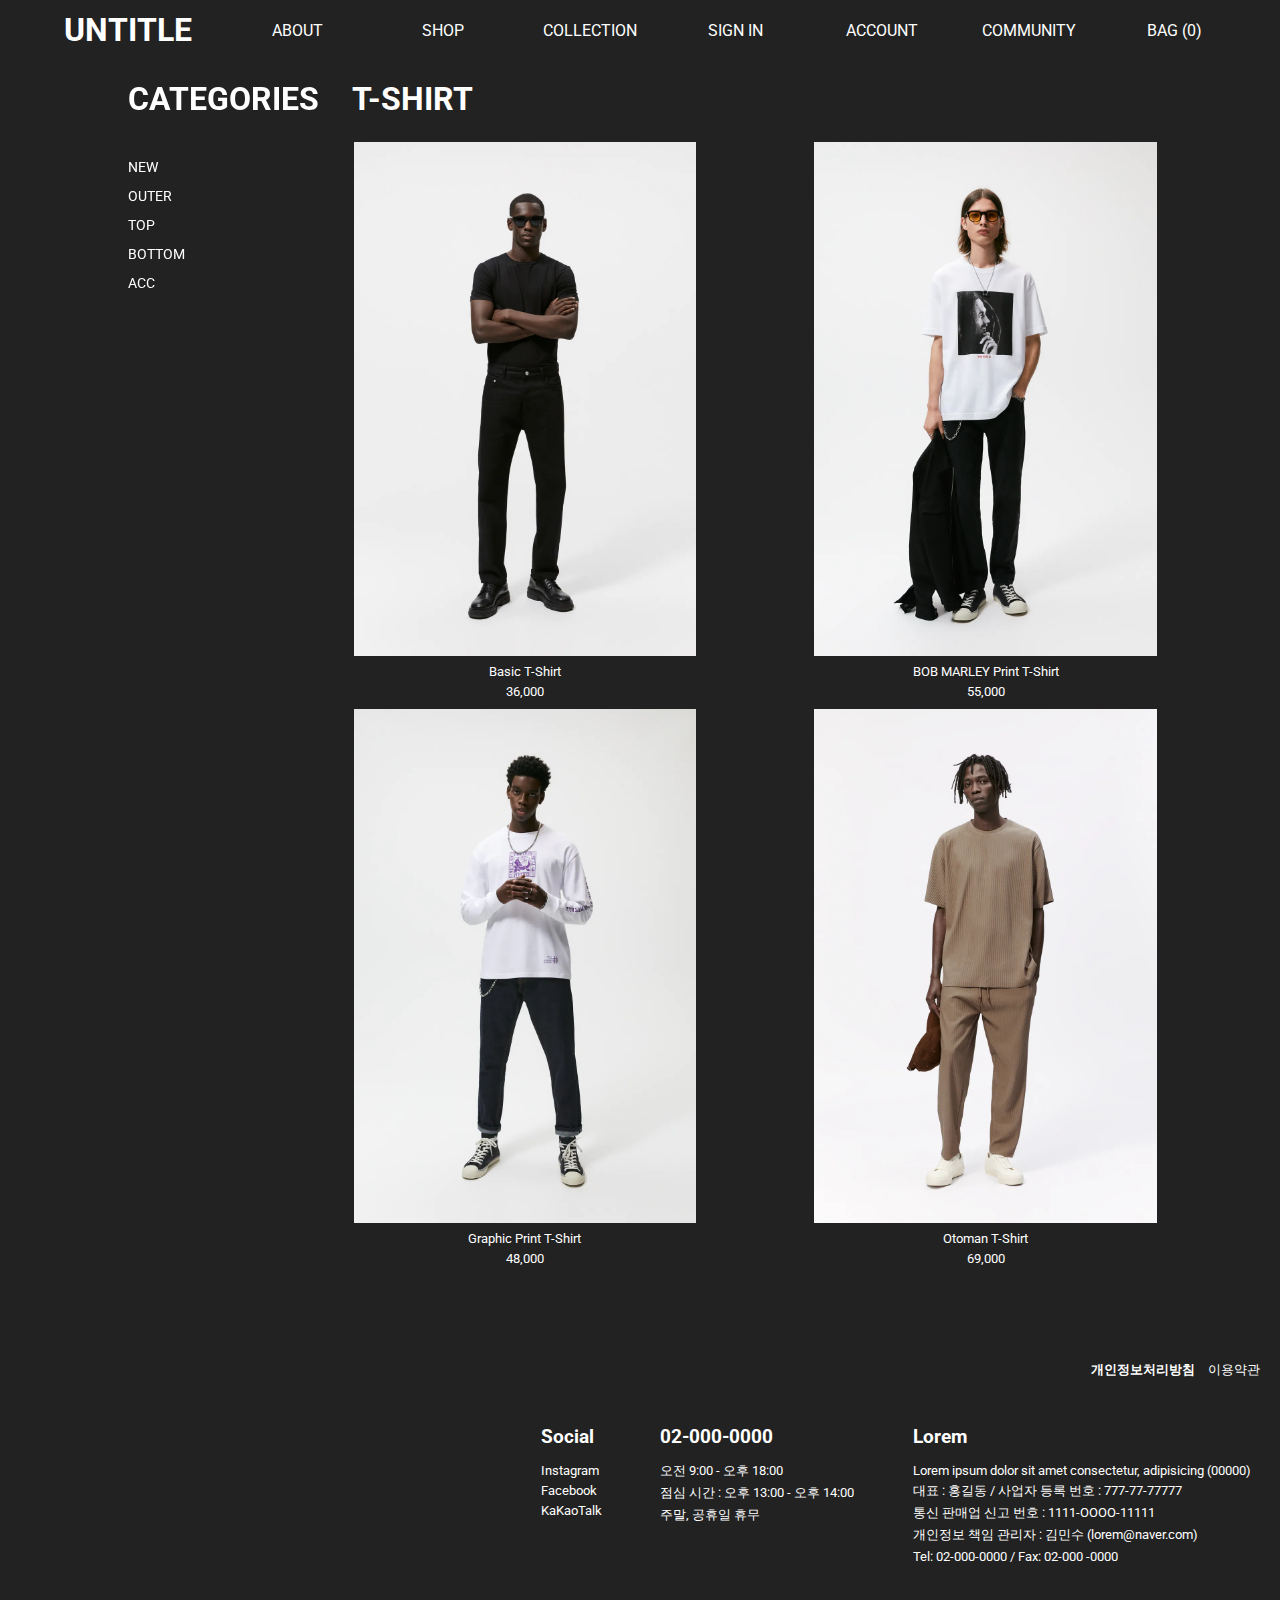
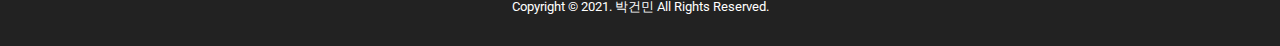
<file: HTML/top/tshirt.html>
<!DOCTYPE html>
<html lang="ko">
    <head>
        <meta charset="UTF-8" />
        <meta http-equiv="X-UA-Compatible" content="IE=edge" />
        <meta name="viewport" content="width=device-width, initial-scale=1.0" />
        <title>Untitle</title>
        <link rel="stylesheet" href="https://cdnjs.cloudflare.com/ajax/libs/font-awesome/6.0.0-beta2/css/all.min.css" integrity="sha512-YWzhKL2whUzgiheMoBFwW8CKV4qpHQAEuvilg9FAn5VJUDwKZZxkJNuGM4XkWuk94WCrrwslk8yWNGmY1EduTA==" crossorigin="anonymous" referrerpolicy="no-referrer" />        <link
        href="https://fonts.googleapis.com/css2?family=Roboto&display=swap"
        rel="stylesheet"
        />
            <link
            href="https://fonts.googleapis.com/css2?family=Roboto&display=swap"
            rel="stylesheet"
        />
        <link href="../../CSS/mainheader.css" type="text/css" rel="stylesheet" />
        <link href="../../CSS/shopsection.css" type="text/css" rel="stylesheet" />
        <link href="../../CSS/mainfooter.css" type="text/css" rel="stylesheet" />
    </head>

    <body>
        <div id="wrapper">
            <header>
                <a href="#wrapper"><i class="fas fa-angle-double-up topbtn"></i></a>
                <input type="checkbox" id="burgurmenu" />
                <label for="burgurmenu">
                    <div></div>
                    <div></div>
                    <div></div>
                </label>
                <nav>
                    <a href="../../index.html" id="brand">UNTITLE</a>
                    <ul class="maingnb">
                        <li class="about drop">
                            <a href="#" class="target">ABOUT</a>
                            <ul class="down aboutdown">
                                <li><a href="#">BRAND</a></li>
                                <li><a href="#">STORE</a></li>
                            </ul>
                        </li>
                        <li class="shop drop">
                            <a href="../outer/outerall.html">SHOP</a>
                            <ul class="down shopdown">
                                <li><a href="#">NEW&nbsp;ARRIVALS</a></li>
                                <li>
                                    <a href="../outer/outerall.html">OUTER</a>
                                </li>
                                <li><a href="./topall.html">TOP</a></li>
                                <li><a href="#">BOTTOM</a></li>
                                <li><a href="#">ACC</a></li>
                            </ul>
                        </li>
                        <li><a href="#">COLLECTION</a></li>
                        <li><a href="../login.html">SIGN IN</a></li>
                        <li class="account drop">
                            <a href="#">ACCOUNT</a>
                            <ul class="down accountdown">
                                <li><a href="#">SIGN UP</a></li>
                                <li><a href="#">MY PAGE</a></li>
                            </ul>
                        </li>
                        <li class="com drop">
                            <a href="#" class="com">COMMUNITY</a>
                            <ul class="down comdown">
                                <li><a href="#">NOTICE</a></li>
                                <li><a href="#">Q&A</a></li>
                            </ul>
                        </li>
                        <li><a href="#">BAG (0)</a></li>
                    </ul>
                </nav>
            </header>
            <main>
                <section>
                    <article class="categories">
                        <!-- 카테고리  -->
                        <h1>CATEGORIES</h1>
                        <br />
                        <ul>
                            <li><a href="#">NEW</a></li>
                            <li class="clickouter">
                                <a href="#">OUTER</a>
                                <ul class="downouter clickdown">
                                    <li><a href="../outer/outerall.html">ALL</a></li>
                                    <li><a href="../outer/coat.html">COAT</a></li>
                                    <li><a href="#">PARKA</a></li>
                                    <li><a href="../outer/leather.html">LEATHER</a></li>
                                    <li><a href="../outer/jacket.html">JACKET</a></li>
                                    <li><a href="#">VEST</a></li>
                                </ul>
                            </li>
                            <li class="clicktop">
                                <a href="#">TOP</a>
                                <ul class="downtop clickdown">
                                    <li><a href="./topall.html">ALL</a></li>
                                    <li><a href="./shirt.html">SHIRTS</a></li>
                                    <li><a href="#">KNIT</a></li>
                                    <li><a href="./tshirt.html">T-SHIRT</a></li>
                                    <li><a href="./sweatshirt.html">SWEAT SHIRTS</a></li>
                                </ul>
                            </li>
                            <li class="clickbottom">
                                <a href="#">BOTTOM</a>
                                <ul class="downbottom clickdown">
                                    <li><a href="#">ALL</a></li>
                                    <li><a href="#">DENIM</a></li>
                                    <li><a href="#">PANTS</a></li>
                                    <li><a href="#">SHORTS</a></li>
                                </ul>
                            </li>
                            <li><a href="#">ACC</a></li>
                        </ul>
                    </article>
                    <article class="product">
                        <!-- 상품 -->
                        <h1>NEW</h1>
                        <br />
                        <div class="productimg">

                        </div>
                    </article>
                </section>
            </main>
            <footer>
                <div class="personal">
                    <a href="#" style="font-weight: bolder">개인정보처리방침</a>
                    <a href="#">이용약관</a>
                </div>
                <br />
                <div class="secondfooter">
                    <div class="social">
                        <h2>Social</h2>
                        <br />
                        <a href="#">Instagram</a>
                        <a href="#">Facebook</a>
                        <a href="#">KaKaoTalk</a>
                    </div>
                    <div class="customer">
                        <h2>02-000-0000</h2>
                        <br />
                        <p>오전 9:00 - 오후 18:00</p>
                        <p>점심 시간 : 오후 13:00 - 오후 14:00</p>
                        <p>주말, 공휴일 휴무</p>
                    </div>
                    <div class="company">
                        <h2>Lorem</h2>
                        <br />
                        <p>
                            Lorem ipsum dolor sit amet consectetur, adipisicing
                            (00000)
                        </p>
                        <p>대표 : 홍길동 / 사업자 등록 번호 : 777-77-77777</p>
                        <p>통신 판매업 신고 번호 : 1111-OOOO-11111</p>
                        <p>개인정보 책임 관리자 : 김민수 (lorem@naver.com)</p>
                        <p>Tel: 02-000-0000 / Fax: 02-000 -0000</p>
                    </div>
                </div>
                <p class="copyright">Copyright &copy; 2021. 박건민 All Rights Reserved.</p>
            </footer>
        </div>
        <script src="../../JS/mainheader.js"></script>
        <!-- <script type="module" src="../../JS/shopsections.js"></script> -->
        <!-- <script type="module" src="../../JS/outer/coat.js"></script> -->
        <script src="../../JS/shopMenu.js"></script>
        <script type="module">
            import {Section, tshirtcategory, categorySubNameEvent} from "../../product/product.js";

            Section(tshirtcategory);
            categorySubNameEvent(tshirtcategory);
        </script>
    </body>
</html>
</file>
<file: CSS/mainheader.css>
@charset "utf-8";

* {
    margin: 0;
    padding: 0;
    text-decoration: none;
    list-style-type: none;
    font-family: "Roboto", sans-serif;
    box-sizing: border-box;
}
html {
    scroll-behavior: smooth;
}
a {
    color: white;
}
h1,
h2 {
    color: white;
}
p {
    color: white;
}

#wrapper {
    background-color: #222;
    width: 100%;
}
input[id="burgurmenu"] {
    display: none;
}
.topbtn {
    position: fixed;
    font-size: 2em;
    right: 3%;
    bottom: 3%;
    color: white;
    cursor: pointer;
}

@media screen and (min-width: 1024px) {
    header {
        width: 100%;
        height: 60px;
        z-index: 100;
    }

    /* 네비게이션 바 작업 */
    nav {
        display: flex;
        justify-content: center;
        align-items: center;
        height: 60px;
        width: 100%;
        z-index: 100;
        background-color: #222;
        position: fixed;
    }

    #brand {
        font-size: 2em;
        color: white;
        font-weight: bolder;
        display: inline-block;
        width: 15%;
        text-align: center;
    }

    .maingnb {
        display: flex;
        justify-content: space-around;
        position: relative;
        align-items: center;
        height: 100%;
        width: 80%;
    }

    .maingnb > li {
        width: 14.285714%;
        text-align: center;
    }
    .maingnb > li > a {
        text-align: center;
        color: white;
        display: inline-block;
    }

    .down {
        position: absolute;
        text-align: center;
        font-size: 1em;
        background-color: #222;
        top: 60px;
        /* width: 150px; */
        transition: 0.7s;
        overflow: hidden;
        width: 14.285714%;
    }

    .down li {
        /* width: 100%; */

        padding: 20px 0px;
        text-align: center;
    }

    input[id="burgurmenu"] {
        display: none;
    }
    /* 메인 투명도 조절 클래스*/
}

@media screen and (min-width: 320px) and (max-width: 479px) {
    nav {
        position: fixed;
        top: 0;
        width: 100%;
        z-index: 99;
        display: block;
        background-color: #222;
        font-size: 0.8em;
    }

    .maingnb {
        background-color: #222;
        position: absolute;
        width: 100%;
        left: -100%;
        transition: 0.5s;
        opacity: 0;
    }
    .maingnb li {
        padding: 20px;
    }
    #brand {
        display: inline-block;
        padding: 20px;
        font-size: 1.3em;
        font-weight: bolder;
    }
    .down {
        display: none;
    }

    label[for="burgurmenu"] {
        z-index: 100;
        position: fixed;
        display: block;
        top: 20px;
        right: 3%;
        width: 30px;
        height: 20px;
    }
    label[for="burgurmenu"] div {
        width: 100%;
        height: 4px;
        background-color: rgb(230, 63, 63);
        position: absolute;
        transition: 0.4s;
    }

    label[for="burgurmenu"] div:nth-child(1) {
        top: 0%;
    }
    label[for="burgurmenu"] div:nth-child(2) {
        top: 50%;
    }
    label[for="burgurmenu"] div:nth-child(3) {
        top: 100%;
    }
    input[id="burgurmenu"]:checked ~ label[for="burgurmenu"] div:nth-child(1) {
        top: 50%;
        transform: rotate(45deg);
    }
    input[id="burgurmenu"]:checked ~ label[for="burgurmenu"] div:nth-child(2) {
        opacity: 0;
    }
    input[id="burgurmenu"]:checked ~ label[for="burgurmenu"] div:nth-child(3) {
        top: 50%;
        transform: rotate(-45deg);
    }
    input[id="burgurmenu"]:checked ~ nav > .maingnb {
        left: 0;
        opacity: 1;
    }
}

.opacity {
    opacity: 0.2;
    transition: 0.7s;
}
.opacityremove {
    opacity: 1;
    transition: 0.7s;
}
@media screen and (min-width: 481px) and (max-width: 1023px) {
    nav {
        position: fixed;
        top: 0;
        width: 100%;
        z-index: 99;
        display: block;
        background-color: #222;
        font-size: 0.8em;
    }

    .maingnb {
        background-color: #222;
        position: absolute;
        width: 100%;
        left: -100%;
        transition: 0.5s;
        opacity: 0;
    }
    .maingnb li {
        padding: 20px;
    }
    #brand {
        display: inline-block;
        padding: 20px;
        font-size: 1.3em;
        font-weight: bolder;
    }
    .down {
        display: none;
    }

    label[for="burgurmenu"] {
        z-index: 100;
        position: fixed;
        display: block;
        top: 20px;
        right: 3%;
        width: 30px;
        height: 20px;
    }
    label[for="burgurmenu"] div {
        width: 100%;
        height: 4px;
        background-color: rgb(230, 63, 63);
        position: absolute;
        transition: 0.4s;
    }

    label[for="burgurmenu"] div:nth-child(1) {
        top: 0%;
    }
    label[for="burgurmenu"] div:nth-child(2) {
        top: 50%;
    }
    label[for="burgurmenu"] div:nth-child(3) {
        top: 100%;
    }
    input[id="burgurmenu"]:checked ~ label[for="burgurmenu"] div:nth-child(1) {
        top: 50%;
        transform: rotate(45deg);
    }
    input[id="burgurmenu"]:checked ~ label[for="burgurmenu"] div:nth-child(2) {
        opacity: 0;
    }
    input[id="burgurmenu"]:checked ~ label[for="burgurmenu"] div:nth-child(3) {
        top: 50%;
        transform: rotate(-45deg);
    }
    input[id="burgurmenu"]:checked ~ nav > .maingnb {
        left: 0;
        opacity: 1;
    }
}

.opacity {
    opacity: 0.2;
    transition: 0.7s;
}
.opacityremove {
    opacity: 1;
    transition: 0.7s;
}
</file>
<file: CSS/mainsection.css>
@charset "utf-8";

* {
    margin: 0;
    padding: 0;
    text-decoration: none;
    list-style-type: none;
    font-family: "Roboto", sans-serif;
    box-sizing: border-box;
}
a {
    color: white;
}
h1,
h2 {
    color: white;
}
p {
    color: white;
}
@media screen and (min-width: 1024px) {
    section:not(#banner) {
        width: 80%;
        margin: 0 auto;
    }
    #banner {
        width: 100vw;
    }
    #banner img {
        width: 100vw;
        height: 100vh;
        object-fit: cover;
    }

    .bannertext {
        position: absolute;
        left: 15%;
        bottom: 15%;
        background: none;
        width: 500px;
        color: white;
    }
    .bannertext h1 {
        font-size: 3em;
    }
    .bannertext p {
        margin: 30px 0px 30px 0px;
    }
    .bannertext a {
        display: flex;
        justify-content: center;
        align-items: center;
        width: 200px;
        height: 50px;
        border: 1px solid white;
        border-radius: 5px;
        color: white;
    }
    /*---------------- new 섹션 시작 ----------*/
    .newmainimg {
        display: flex;
        align-items: center;
        padding: 10px 10px;
    }

    .newmainimg img {
        width: 100%;
    }

    .newmainimg div {
        width: 50%;
        /* scroll-snap-align: center; */
    }
    .newtext {
        padding-left: 10%;
    }
    .newtext h1 {
        font-size: 3em;
    }
    .newtext p {
        display: inline-block;
        margin: 30px 0px 30px 0px;
        width: 400px;
    }
    .newtext a {
        display: flex;
        justify-content: center;
        align-items: center;
        width: 200px;
        height: 50px;
        border: 1px solid white;
        border-radius: 5px;
    }
    .newsmallimg {
        padding: 0px 10px 0px 10px;
        margin-bottom: 50px;
    }
    .newsmallimg img {
        text-align: center;
        display: inline-block;
        width: 33%;
    }
    /* ----------------2021fw 시즌 섹션 종료--------------------*/

    /* -----------신제품 섹션 시작-------------- */
    #outersection p:nth-child(1) {
        font-size: 2em;
        text-align: center;
        padding: 30px;
    }
    .outergrid {
        font-size: 0.8em;
        margin-top: 50px;
        margin-bottom: 50px;
        display: grid;
        grid-template-rows: repeat(2, 1fr);
        grid-template-columns: repeat(4, 1fr);
    }
    .outergrid div {
        width: 100%;
        padding: 10px;
    }

    .outergrid div img {
        width: 100%;
        cursor: pointer;
    }
    .outergrid div p {
        padding-top: 10px;
        text-align: center;
    }
    /* ----------------신제품 섹션 종료--------------------*/

    /* ----------------collection 섹션 시작--------------------*/
    #collection {
        text-align: center;
    }
    #collection article {
        display: flex;
        align-items: center;
        margin-top: 50px;
        margin-bottom: 120px;
    }

    #collection article img {
        width: 25%;
    }
    #collection > p {
        padding: 30px;
        font-size: 2em;
    }
    #collection img {
        width: 50%;
        padding: 10px;
    }

    #collection > article img:hover {
        z-index: 10;
        transition: 0.5s;
        transform: scale(1.3);
    }
}

@media screen and (min-width: 320px) and (max-width: 480px) {
    main {
        width: 100%;
    }
    img {
        width: 100%;
    }
    #banner {
        position: relative;
    }
    .bannertext {
        width: 250px;
        position: absolute;
        top: 50%;
        left: 10%;
    }
    .bannertext p {
        /* display: none; */
        font-size: 0.6rem;
        margin-top: 5px;
        word-break: break-all;
        text-align: justify;
    }
    .bannertext a {
        font-size: 0.8rem;
        margin-top: 10px;
        display: flex;
        justify-content: center;
        align-items: center;
        width: 100px;
        height: 30px;
        border: 1px solid white;
        border-radius: 5px;
        color: white;
    }
    #newsection {
        margin-top: 10px;
    }
    .newmainimg {
        display: flex;
        justify-content: center;
        align-items: center;
        padding: 5px;
        gap: 10px;
    }
    .newmainimg div {
        width: 50%;
    }
    .newtext {
        padding: 0px 10px 10px 10px;
        width: 50%;
        word-break: break-all;
        /* scroll-snap-align: center; */
    }
    .newtext h1 {
        font-size: 1em;
    }
    .newtext p {
        display: inline-block;
        padding: 10px 0px 10px 0px;
        width: 100%;
        font-size: 0.6rem;
    }
    .newtext a {
        display: flex;
        justify-content: center;
        align-items: center;
        height: 35px;
        border: 1px solid white;
    }
    .newsmallimg {
        padding: 5px;
    }
    .newsmallimg img {
        text-align: center;
        display: inline-block;
        width: 32%;
    }

    #outersection p:nth-child(1) {
        font-size: 2em;
        text-align: center;
        padding: 30px;
    }
    .outergrid {
        font-size: 0.8em;
        display: grid;
        grid-template-rows: repeat(2, 1fr);
        grid-template-columns: repeat(2, 1fr);
    }
    .outergrid div {
        padding: 5px;
        width: 100%;
    }

    .outergrid div img {
        width: 100%;
        cursor: pointer;
    }
    .outergrid div p {
        padding-top: 10px;
        text-align: center;
    }
    #collection article {
        display: grid;
        grid-template-columns: repeat(2, 1fr);
        padding: 5px;
        gap: 5px;
    }
    #collection > p {
        padding: 30px;
        font-size: 2em;
        text-align: center;
    }
}
@media screen and (min-width: 481px) and (max-width: 1023px) {
    main {
        width: 100%;
    }
    img {
        width: 100%;
    }
    #banner {
        position: relative;
    }
    .bannertext {
        width: 250px;
        position: absolute;
        top: 50%;
        left: 10%;
    }
    .bannertext p {
        /* display: none; */
        font-size: 0.6rem;
        margin-top: 5px;
        word-break: break-all;
        text-align: justify;
    }
    .bannertext a {
        font-size: 0.8rem;
        margin-top: 10px;
        display: flex;
        justify-content: center;
        align-items: center;
        width: 100px;
        height: 30px;
        border: 1px solid white;
        border-radius: 5px;
        color: white;
    }
    #newsection {
        margin-top: 10px;
    }
    .newmainimg {
        display: flex;
        justify-content: center;
        align-items: center;
        padding: 5px;
        gap: 10px;
    }
    .newmainimg div {
        width: 50%;
    }
    .newtext {
        padding: 0px 10px 10px 10px;
        word-break: break-all;
        /* scroll-snap-align: center; */
    }
    .newtext h1 {
        font-size: 1em;
    }
    .newtext p {
        width: 90%;
        display: inline-block;
        padding: 10px 0px 10px 0px;
        font-size: 0.6rem;
    }
    .newtext a {
        width: 90%;

        display: flex;
        justify-content: center;
        align-items: center;
        height: 35px;
        border: 1px solid white;
    }
    .newsmallimg {
        padding: 5px;
    }
    .newsmallimg img {
        text-align: center;
        display: inline-block;
        width: 32%;
    }

    #outersection p:nth-child(1) {
        font-size: 2em;
        text-align: center;
        padding: 30px;
    }
    .outergrid {
        font-size: 0.8em;
        display: grid;
        grid-template-rows: repeat(2, 1fr);
        grid-template-columns: repeat(2, 1fr);
    }
    .outergrid div {
        padding: 5px;
        width: 100%;
    }

    .outergrid div img {
        width: 100%;
        cursor: pointer;
    }
    .outergrid div p {
        padding-top: 10px;
        text-align: center;
    }
    #collection article {
        display: grid;
        grid-template-columns: repeat(2, 1fr);
        padding: 5px;
        gap: 5px;
    }
    #collection > p {
        padding: 30px;
        font-size: 2em;
        text-align: center;
    }
}

/* ----------------collection 섹션 종료--------------------*/
</file>
<file: CSS/mainfooter.css>
@charset "utf-8";
* {
    margin: 0;
    padding: 0;
    text-decoration: none;
    list-style-type: none;
    font-family: "Roboto", sans-serif;
    box-sizing: border-box;
}
a {
    color: white;
}
h1,
h2 {
    color: white;
}
p {
    color: white;
}

@media screen and (min-width: 1024px) {
    footer {
        padding-top: 30px;
        width: 100%;
        background-color: #222;
        font-size: 0.8em;
    }
    .personal {
        text-align: right;
        padding: 10px;
        border-bottom: 1px solid #222;
        border-top: 1px solid #222;
    }
    .personal a {
        padding-right: 10px;
    }
    .secondfooter {
        width: 60%;
        padding-top: 20px;
        margin-left: auto;
        display: flex;
        justify-content: space-around;
    }

    .social a {
        padding-bottom: 5px;
        display: block;
    }

    .customer p {
        padding-bottom: 5px;
    }
    .company {
        text-align: left;
    }
    .company p {
        padding-bottom: 5px;
    }
    .copyright {
        text-align: center;
        padding: 30px;
    }
}

@media screen and (min-width: 320px) and (max-width: 480px) {
    footer {
        padding-top: 30px;
        width: 100%;
        background-color: #222;
        font-size: 0.7em;
    }
    .personal {
        text-align: right;
        padding: 10px;
        border-bottom: 1px solid #222;
        border-top: 1px solid #222;
        height: 10%;
    }
    .personal a {
        padding-right: 10px;
    }
    .secondfooter {
        padding-top: 20px;
        display: flex;
        flex-wrap: wrap;
        justify-content: center;
        text-align: left;
    }
    .social {
        width: 40%;
    }
    .social a {
        padding-bottom: 5px;
        display: block;
    }
    .customer {
        width: 40%;
    }
    .customer p {
        padding-bottom: 5px;
    }
    .company {
        padding-top: 10px;
        margin: auto;
        width: 80%;
        text-align: left;
    }
    .company p {
        padding-bottom: 5px;
    }
    .copyright {
        text-align: center;
        padding: 30px;
    }
}
@media screen and (min-width: 481px) and (max-width: 1023px) {
    footer {
        padding-top: 30px;
        width: 100%;
        background-color: #222;
        font-size: 0.7em;
    }
    .personal {
        text-align: right;
        padding: 10px;
        border-bottom: 1px solid #222;
        border-top: 1px solid #222;
        height: 10%;
    }
    .personal a {
        padding-right: 10px;
    }
    .secondfooter {
        padding-top: 20px;
        display: flex;
        flex-wrap: wrap;
        justify-content: center;
        text-align: left;
    }
    .social {
        width: 40%;
    }
    .social a {
        padding-bottom: 5px;
        display: block;
    }
    .customer {
        width: 40%;
    }
    .customer p {
        padding-bottom: 5px;
    }
    .company {
        padding-top: 10px;
        margin: auto;
        width: 80%;
        text-align: left;
    }
    .company p {
        padding-bottom: 5px;
    }
    .copyright {
        text-align: center;
        padding: 30px;
    }
}
</file>
<file: CSS/login.css>
@charset "utf-8";

* {
    margin: 0;
    padding: 0;
    text-decoration: none;
    list-style-type: none;
    font-family: "Roboto", sans-serif;
    box-sizing: border-box;
}
a {
    color: white;
}
h1,
h2 {
    color: white;
}
p {
    color: white;
}
#wrapper {
    background-color: #222;
    width: 100%;
}
main {
    width: 100%;
    height: 90vh;
    display: flex;
    align-items: center;
    justify-content: center;
}
section {
    width: 25%;
}
main > section > a {
    font-weight: bolder;
    font-size: 7.5rem;
}

form {
    margin-top: 30px;

    width: 100%;
}

.signin input {
    display: block;
    width: 100%;
    height: 40px;
    margin-bottom: 10px;
    padding-left: 10px;
    background: none;
    border: 1px solid white;
    color: white;
}

.loginbutton button {
    width: 100%;
    margin-top: 20px;
    margin-bottom: 20px;
    height: 60px;
    color: white;
    background-color: black;
    outline: none;
    border: none;
    cursor: pointer;
}
.accountforget a {
    display: inline-block;
    font-size: 0.8em;
    margin: 5px;
}

.accountforget a:last-child {
    float: right;
}
@media screen and (min-width: 320px) and (max-width: 480px) {
    main {
        width: 100%;
        height: 90vh;
        display: flex;
        align-items: center;
        justify-content: center;
    }
    section {
        width: 100%;
        padding: 10px;
        text-align: center;
    }
    main > section > a {
        font-weight: bolder;
        font-size: 3rem;
    }

    form {
        margin: auto;
        margin-top: 30px;
        width: 90%;
    }
    .accountforget {
        text-align: left;
    }
}
@media screen and (min-width: 481px) and (max-width: 1023px) {
    main {
        width: 100%;
        height: 90vh;
        display: flex;
        align-items: center;
        justify-content: center;
    }
    section {
        width: 100%;
        padding: 10px;
        text-align: center;
    }
    main > section > a {
        font-weight: bolder;
        font-size: 4.5rem;
    }

    form {
        margin: auto;
        margin-top: 30px;
        width: 70%;
    }
    .accountforget {
        text-align: left;
    }
}
</file>
<file: CSS/shopsection.css>
@charset "utf-8";
* {
    margin: 0;
    padding: 0;
    text-decoration: none;
    list-style-type: none;
    font-family: "Roboto", sans-serif;
    box-sizing: border-box;
}
a {
    color: white;
}
h1,
h2 {
    color: white;
}
p {
    color: white;
}
section {
    margin: 0 auto;
    width: 90%;
    display: flex;
    justify-content: flex-end;
}

.categories {
    display: block;
    position: fixed;
    left: 10%;
    margin-top: 20px;
}
.categories h1 {
    padding-bottom: 20px;
}
.categories > ul > li {
    padding-bottom: 10px;
}
.categories a {
    color: white;
    font-size: 0.85em;
}

.clickdown {
    /* height: 0; */
    overflow: hidden;
    transition: 0.8s;
}
.categoriedownevent {
    height: 100%;
}
.clickdown li {
    margin: 10px;
}

.product {
    width: 80%;
    margin-top: 20px;
}
.product h1 {
    padding-left: 6.3%;
    /* text-align: center; */
    /* font-size: 2em; */
}

.productimg {
    width: 100%;
    display: grid;
    grid-template-columns: repeat(2, 1fr);
    margin-bottom: 50px;
    text-align: center;
    font-size: 0.8em;
}

.productimg div {
    margin: auto;
    width: 100%;
    padding: 5px;
}
.productimg img {
    width: 76%;
}
.productimg div p {
    margin-top: 5px;
}

@media screen and (min-width: 320px) and (max-width: 480px) {
    section {
        display: block;
        width: 100%;
    }
    .categories {
        display: block;
        position: static;
        margin-top: 59px;
        padding-left: 20px;
    }
    .categories h1 {
        display: none;
    }
    .product {
        width: 100%;
    }
    .productimg img {
        width: 100%;
    }
    .product h1 {
        font-size: 0.9em;
        padding-left: 0;
        text-align: center;
    }
    .product div {
        padding: 2px;
    }
}

@media screen and (min-width: 481px) and (max-width: 1023px) {
    section {
        display: block;
        width: 100%;
    }
    .categories {
        display: block;
        position: static;
        margin-top: 59px;
        padding-left: 20px;
    }
    .categories h1 {
        display: none;
    }
    .product {
        width: 100%;
    }
    .productimg img {
        width: 100%;
    }
    .product h1 {
        font-size: 0.9em;
        padding-left: 0;
        text-align: center;
    }
    .product div {
        padding: 2px;
    }
}
</file>
